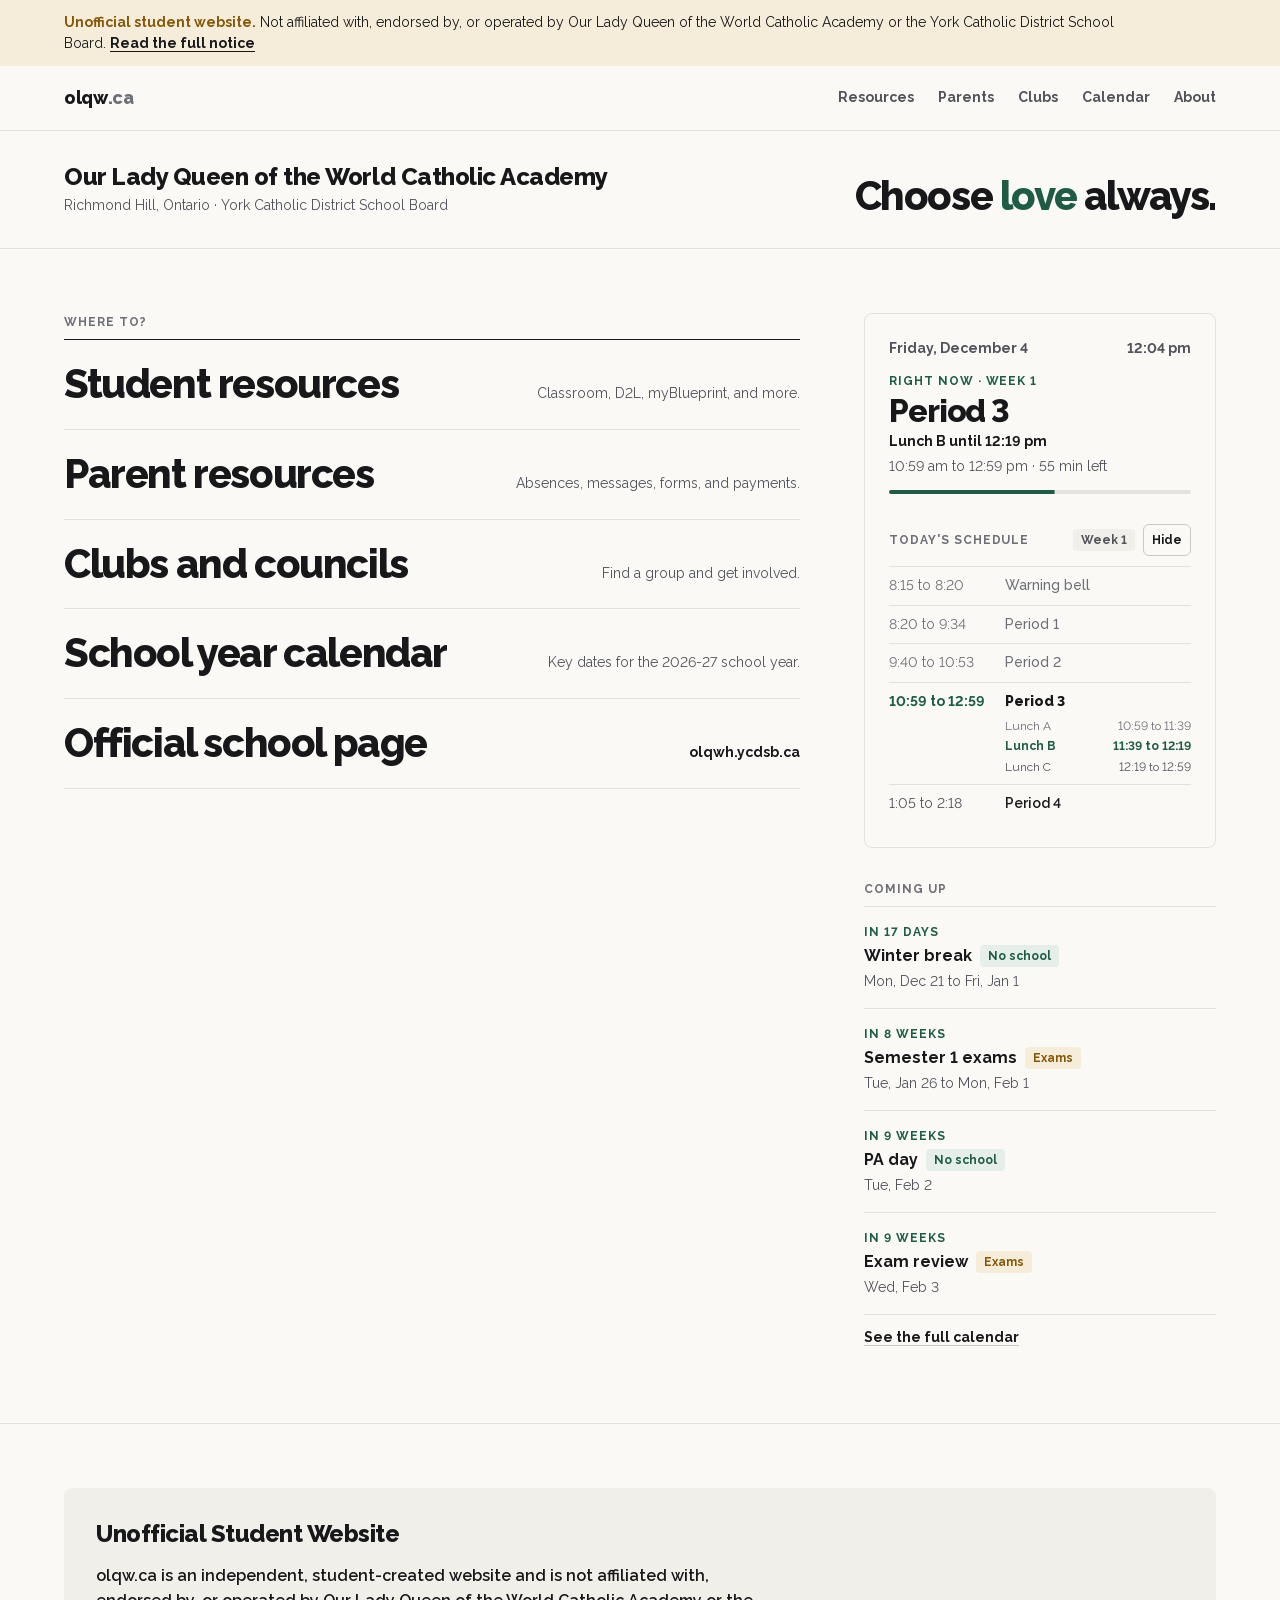
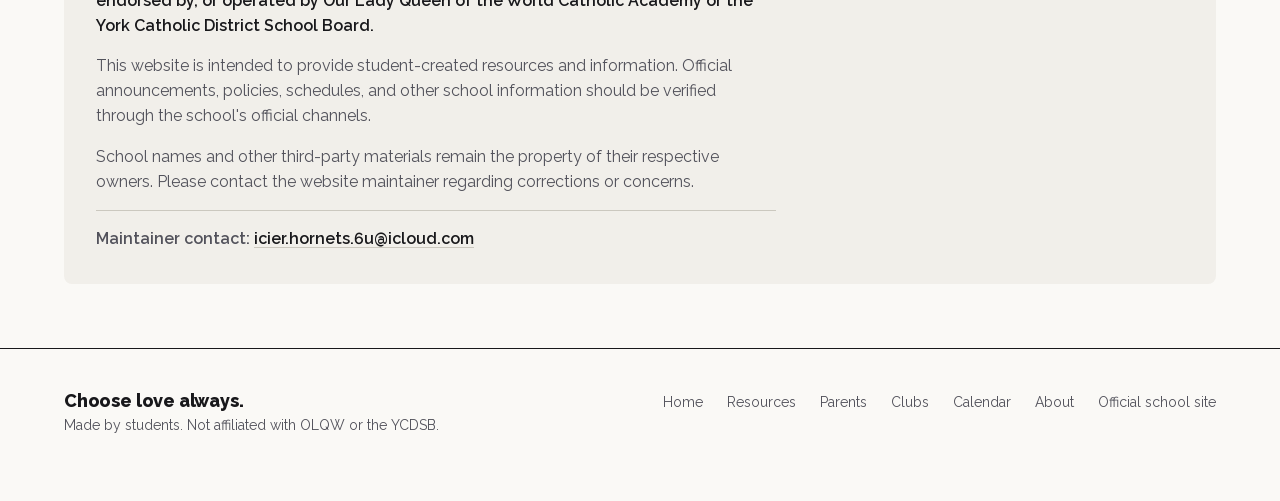
<file: index.html>
<!doctype html>
<html lang="en-CA">
<head>
  <meta charset="utf-8">
  <meta name="viewport" content="width=device-width, initial-scale=1">
  <title>olqw.ca</title>
  <meta name="description" content="An unofficial, student-made website for Our Lady Queen of the World Catholic Academy in Richmond Hill, Ontario.">
  <meta name="theme-color" content="#F5EDDA">
  <link rel="icon" href="data:,">
  <link rel="preload" href="assets/fonts/raleway-latin.woff2" as="font" type="font/woff2" crossorigin>
  <link rel="stylesheet" href="assets/styles.css">
  <script src="assets/school-data.js" defer></script>
  <script src="assets/today.js" defer></script>
</head>
<body>
  <a class="skip" href="#main">Skip to content</a>

  <aside class="notice" aria-label="Unofficial website notice">
    <div class="wrap">
      <p><strong>Unofficial student website.</strong> Not affiliated with, endorsed by, or operated by Our Lady Queen of the World Catholic Academy or the York Catholic District School Board. <a href="#disclaimer">Read the full notice</a></p>
    </div>
  </aside>

  <header class="site-header">
    <div class="wrap">
      <a class="wordmark" href="index.html" aria-current="page">olqw<span>.ca</span></a>
      <nav class="site-nav" aria-label="Main">
        <ul>
          <li><a href="resources.html">Resources</a></li>
          <li><a href="parents.html">Parents</a></li>
          <li><a href="clubs.html">Clubs</a></li>
          <li><a href="calendar.html">Calendar</a></li>
          <li><a href="about.html">About</a></li>
        </ul>
      </nav>
    </div>
  </header>

  <main id="main">
    <section class="hero" aria-labelledby="school-name">
      <div class="wrap">
        <div>
          <h1 class="hero-school" id="school-name">Our Lady Queen of the World Catholic Academy</h1>
          <p class="hero-place">Richmond Hill, Ontario · York Catholic District School Board</p>
        </div>
        <p class="motto" aria-label="Choose love always.">
          <span class="motto-line" aria-hidden="true"><span>Choose</span></span>
          <span class="motto-line" aria-hidden="true"><span class="motto-love">love</span></span>
          <span class="motto-line" aria-hidden="true"><span>always.</span></span>
        </p>
      </div>
    </section>

    <section class="section" aria-labelledby="options-title">
      <div class="wrap home-grid">
        <aside class="today" id="today" aria-label="Today at OLQW" hidden></aside>

        <div class="home-main">
          <h2 class="section-title" id="options-title">Where to?</h2>
          <ul class="options">
            <li>
              <a class="option" href="resources.html">
                <span class="option-title">Student resources</span>
                <span class="option-note">Classroom, D2L, myBlueprint, and more.</span>
              </a>
            </li>
            <li>
              <a class="option" href="parents.html">
                <span class="option-title">Parent resources</span>
                <span class="option-note">Absences, messages, forms, and payments.</span>
              </a>
            </li>
            <li>
              <a class="option" href="clubs.html">
                <span class="option-title">Clubs and councils</span>
                <span class="option-note">Find a group and get involved.</span>
              </a>
            </li>
            <li>
              <a class="option" href="calendar.html">
                <span class="option-title">School year calendar</span>
                <span class="option-note">Key dates for the 2026-27 school year.</span>
              </a>
            </li>
            <li>
              <a class="option" href="https://olqwh.ycdsb.ca" target="_blank" rel="noopener">
                <span class="option-title">Official school page</span>
                <span class="option-note"><strong>olqwh.ycdsb.ca</strong></span>
              </a>
            </li>
          </ul>
        </div>
      </div>
    </section>

    <section class="disclaimer" id="disclaimer" aria-labelledby="disclaimer-title">
      <div class="wrap">
        <div class="disclaimer-panel">
          <h2 id="disclaimer-title">Unofficial Student Website</h2>
          <p>olqw.ca is an independent, student-created website and is not affiliated with, endorsed by, or operated by Our Lady Queen of the World Catholic Academy or the York Catholic District School Board.</p>
          <p>This website is intended to provide student-created resources and information. Official announcements, policies, schedules, and other school information should be verified through the school's official channels.</p>
          <p>School names and other third-party materials remain the property of their respective owners. Please contact the website maintainer regarding corrections or concerns.</p>
          <p class="disclaimer-contact">Maintainer contact: <a href="mailto:icier.hornets.6u@icloud.com">icier.hornets.6u@icloud.com</a></p>
        </div>
      </div>
    </section>
  </main>

  <footer class="site-footer">
    <div class="wrap">
      <div>
        <p class="footer-motto">Choose love always.</p>
        <p class="footer-meta">Made by students. Not affiliated with OLQW or the YCDSB.</p>
      </div>
      <ul class="footer-links">
        <li><a href="index.html">Home</a></li>
        <li><a href="resources.html">Resources</a></li>
        <li><a href="parents.html">Parents</a></li>
        <li><a href="clubs.html">Clubs</a></li>
        <li><a href="calendar.html">Calendar</a></li>
        <li><a href="about.html">About</a></li>
        <li><a href="https://olqwh.ycdsb.ca" target="_blank" rel="noopener">Official school site</a></li>
      </ul>
    </div>
  </footer>
</body>
</html>
</file>
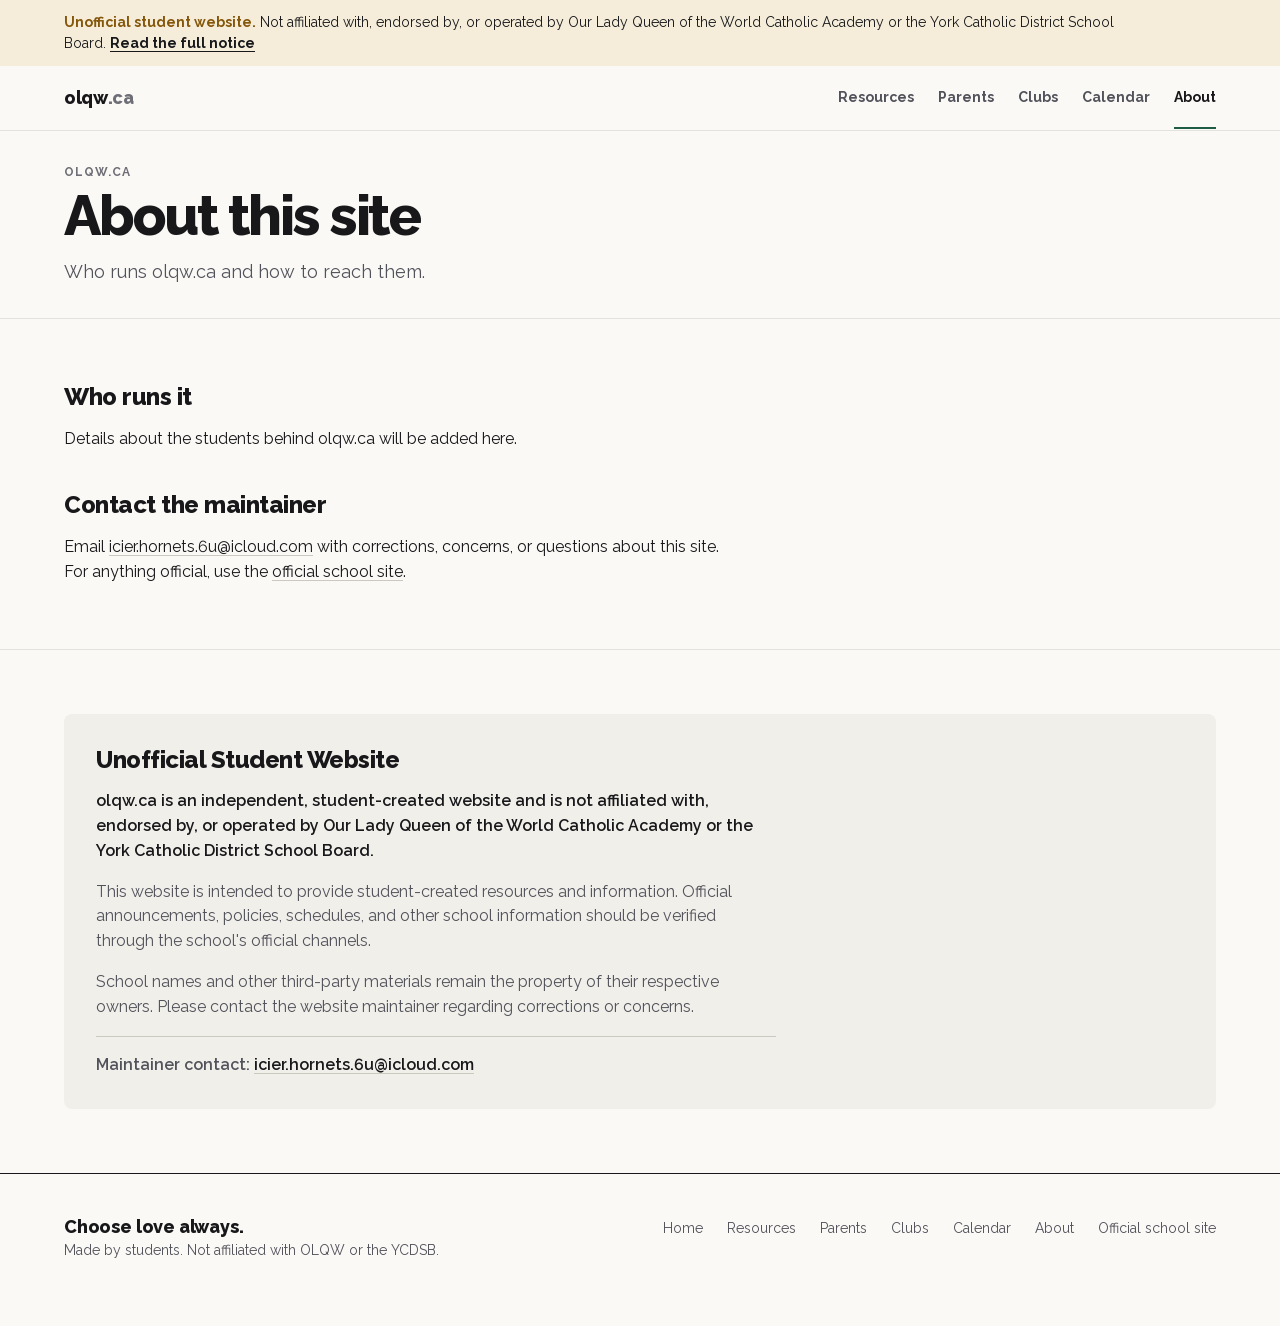
<file: about.html>
<!doctype html>
<html lang="en-CA">
<head>
  <meta charset="utf-8">
  <meta name="viewport" content="width=device-width, initial-scale=1">
  <title>About this site · olqw.ca</title>
  <meta name="description" content="About olqw.ca, an unofficial, student-made website.">
  <meta name="theme-color" content="#F5EDDA">
  <link rel="icon" href="data:,">
  <link rel="preload" href="assets/fonts/raleway-latin.woff2" as="font" type="font/woff2" crossorigin>
  <link rel="stylesheet" href="assets/styles.css">
</head>
<body>
  <a class="skip" href="#main">Skip to content</a>

  <aside class="notice" aria-label="Unofficial website notice">
    <div class="wrap">
      <p><strong>Unofficial student website.</strong> Not affiliated with, endorsed by, or operated by Our Lady Queen of the World Catholic Academy or the York Catholic District School Board. <a href="#disclaimer">Read the full notice</a></p>
    </div>
  </aside>

  <header class="site-header">
    <div class="wrap">
      <a class="wordmark" href="index.html">olqw<span>.ca</span></a>
      <nav class="site-nav" aria-label="Main">
        <ul>
          <li><a href="resources.html">Resources</a></li>
          <li><a href="parents.html">Parents</a></li>
          <li><a href="clubs.html">Clubs</a></li>
          <li><a href="calendar.html">Calendar</a></li>
          <li><a href="about.html" aria-current="page">About</a></li>
        </ul>
      </nav>
    </div>
  </header>

  <main id="main">
    <div class="band">
      <div class="wrap">
        <p class="band-kicker">olqw.ca</p>
        <h1>About this site</h1>
        <p class="lede">Who runs olqw.ca and how to reach them.</p>
      </div>
    </div>

    <section class="section">
      <div class="wrap">
        <div class="prose">
          <h2>Who runs it</h2>
          <p>Details about the students behind olqw.ca will be added here.</p>
          <h2>Contact the maintainer</h2>
          <p>Email <a href="mailto:icier.hornets.6u@icloud.com">icier.hornets.6u@icloud.com</a> with corrections, concerns, or questions about this site. For anything official, use the <a href="https://olqwh.ycdsb.ca" target="_blank" rel="noopener">official school site</a>.</p>
        </div>
      </div>
    </section>

    <section class="disclaimer" id="disclaimer" aria-labelledby="disclaimer-title">
      <div class="wrap">
        <div class="disclaimer-panel">
          <h2 id="disclaimer-title">Unofficial Student Website</h2>
          <p>olqw.ca is an independent, student-created website and is not affiliated with, endorsed by, or operated by Our Lady Queen of the World Catholic Academy or the York Catholic District School Board.</p>
          <p>This website is intended to provide student-created resources and information. Official announcements, policies, schedules, and other school information should be verified through the school's official channels.</p>
          <p>School names and other third-party materials remain the property of their respective owners. Please contact the website maintainer regarding corrections or concerns.</p>
          <p class="disclaimer-contact">Maintainer contact: <a href="mailto:icier.hornets.6u@icloud.com">icier.hornets.6u@icloud.com</a></p>
        </div>
      </div>
    </section>
  </main>

  <footer class="site-footer">
    <div class="wrap">
      <div>
        <p class="footer-motto">Choose love always.</p>
        <p class="footer-meta">Made by students. Not affiliated with OLQW or the YCDSB.</p>
      </div>
      <ul class="footer-links">
        <li><a href="index.html">Home</a></li>
        <li><a href="resources.html">Resources</a></li>
        <li><a href="parents.html">Parents</a></li>
        <li><a href="clubs.html">Clubs</a></li>
        <li><a href="calendar.html">Calendar</a></li>
        <li><a href="about.html">About</a></li>
        <li><a href="https://olqwh.ycdsb.ca" target="_blank" rel="noopener">Official school site</a></li>
      </ul>
    </div>
  </footer>
</body>
</html>
</file>
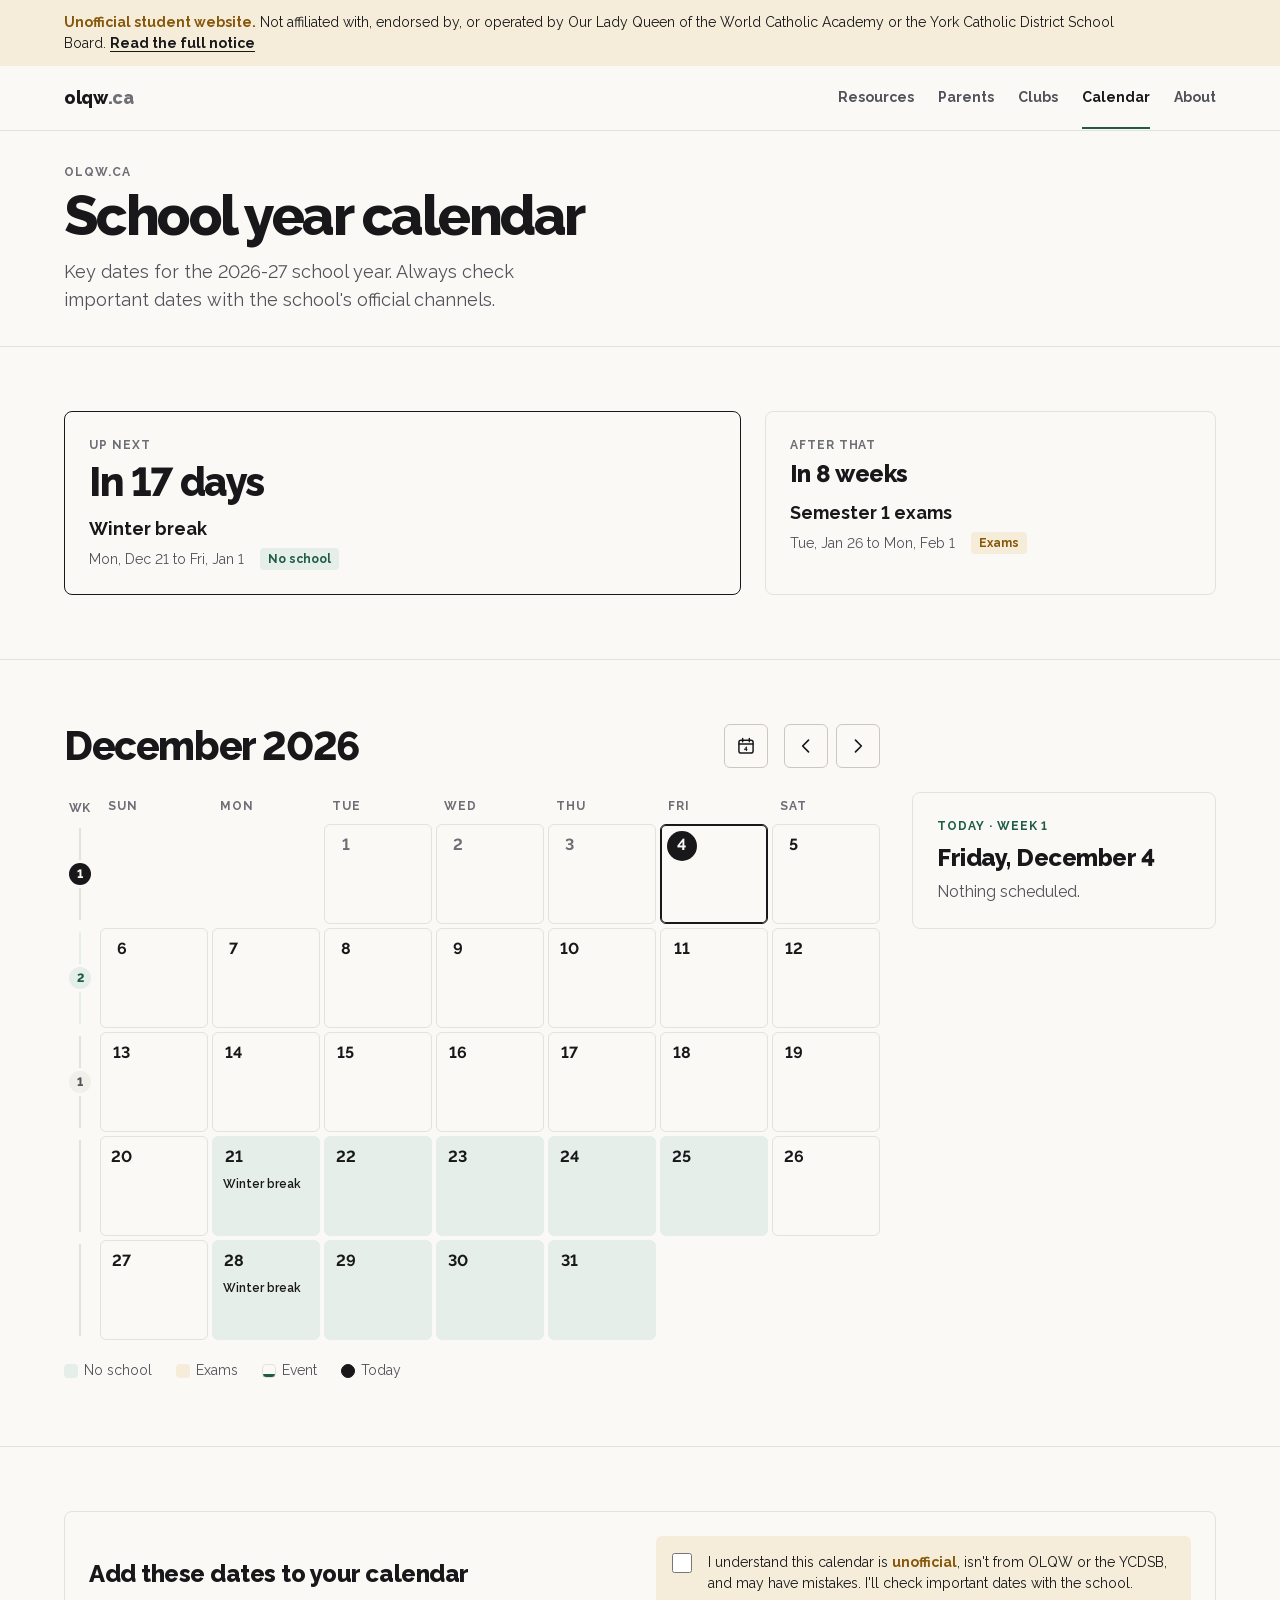
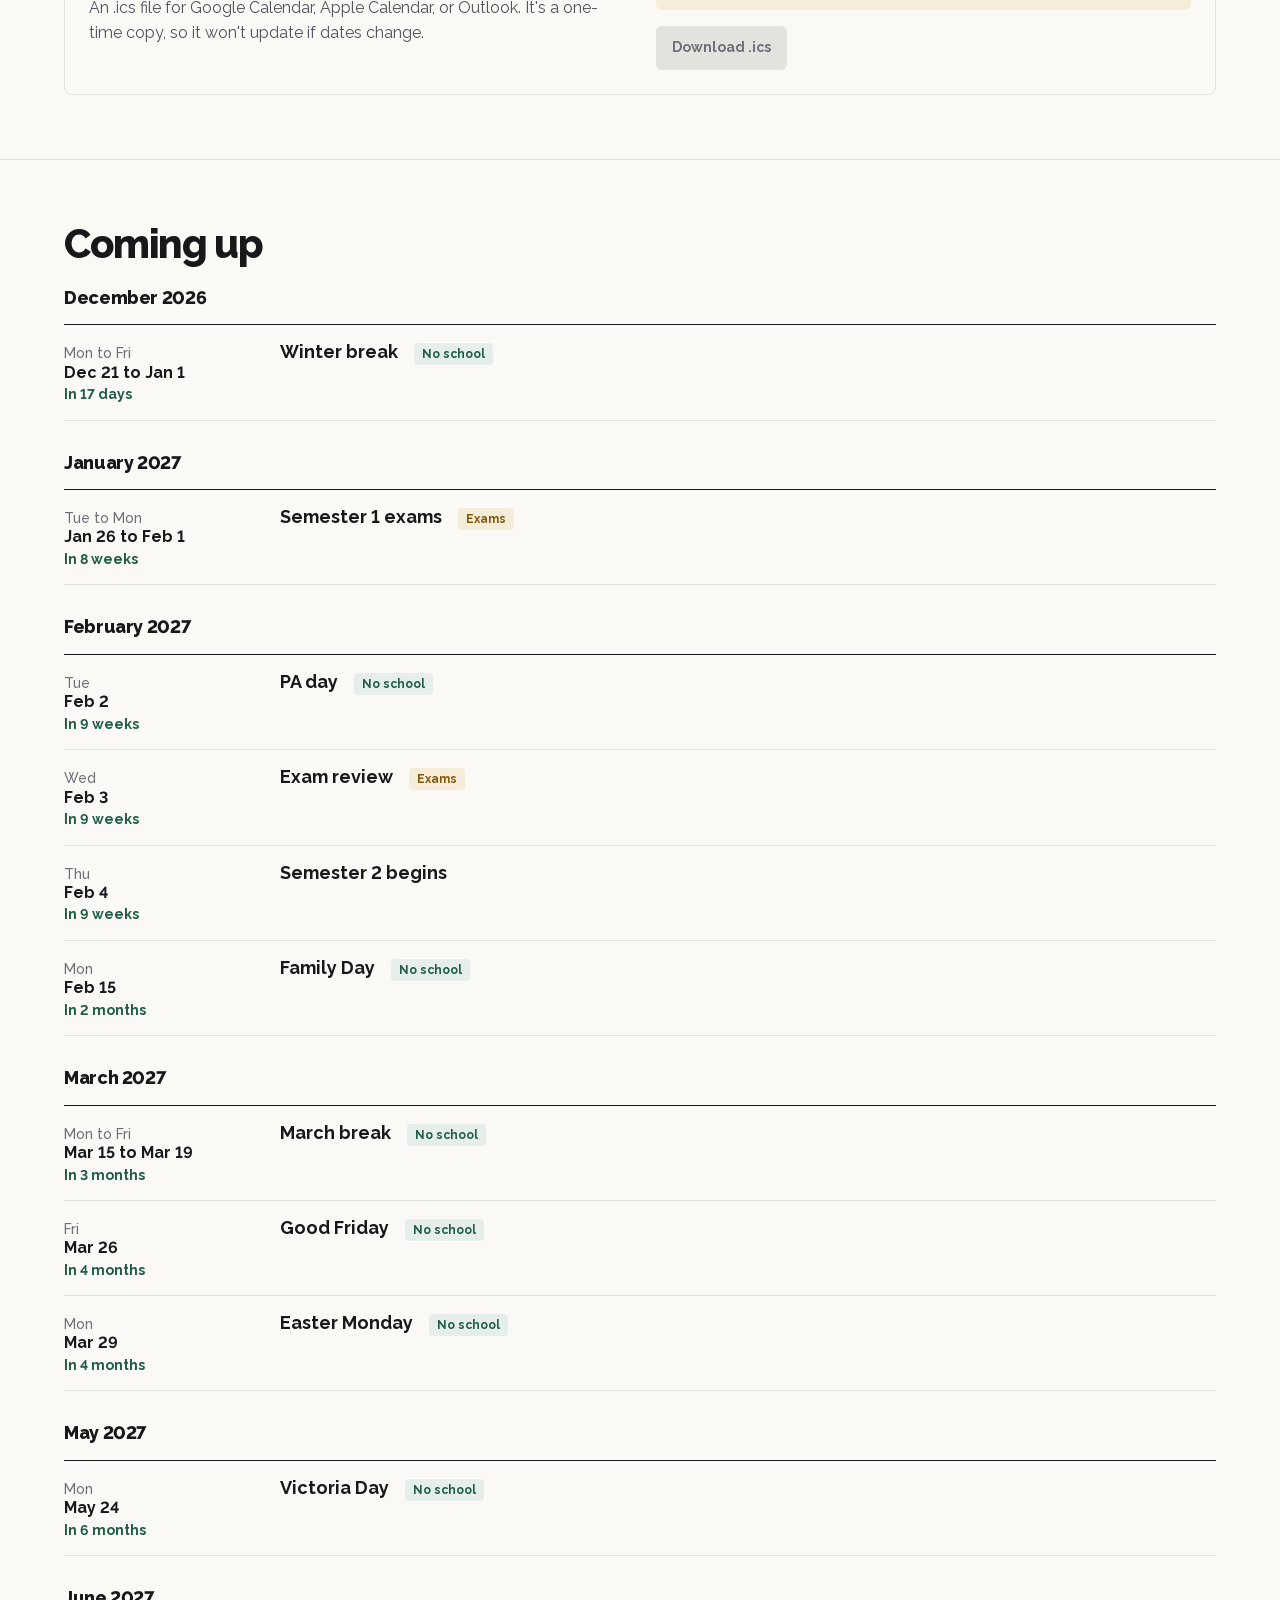
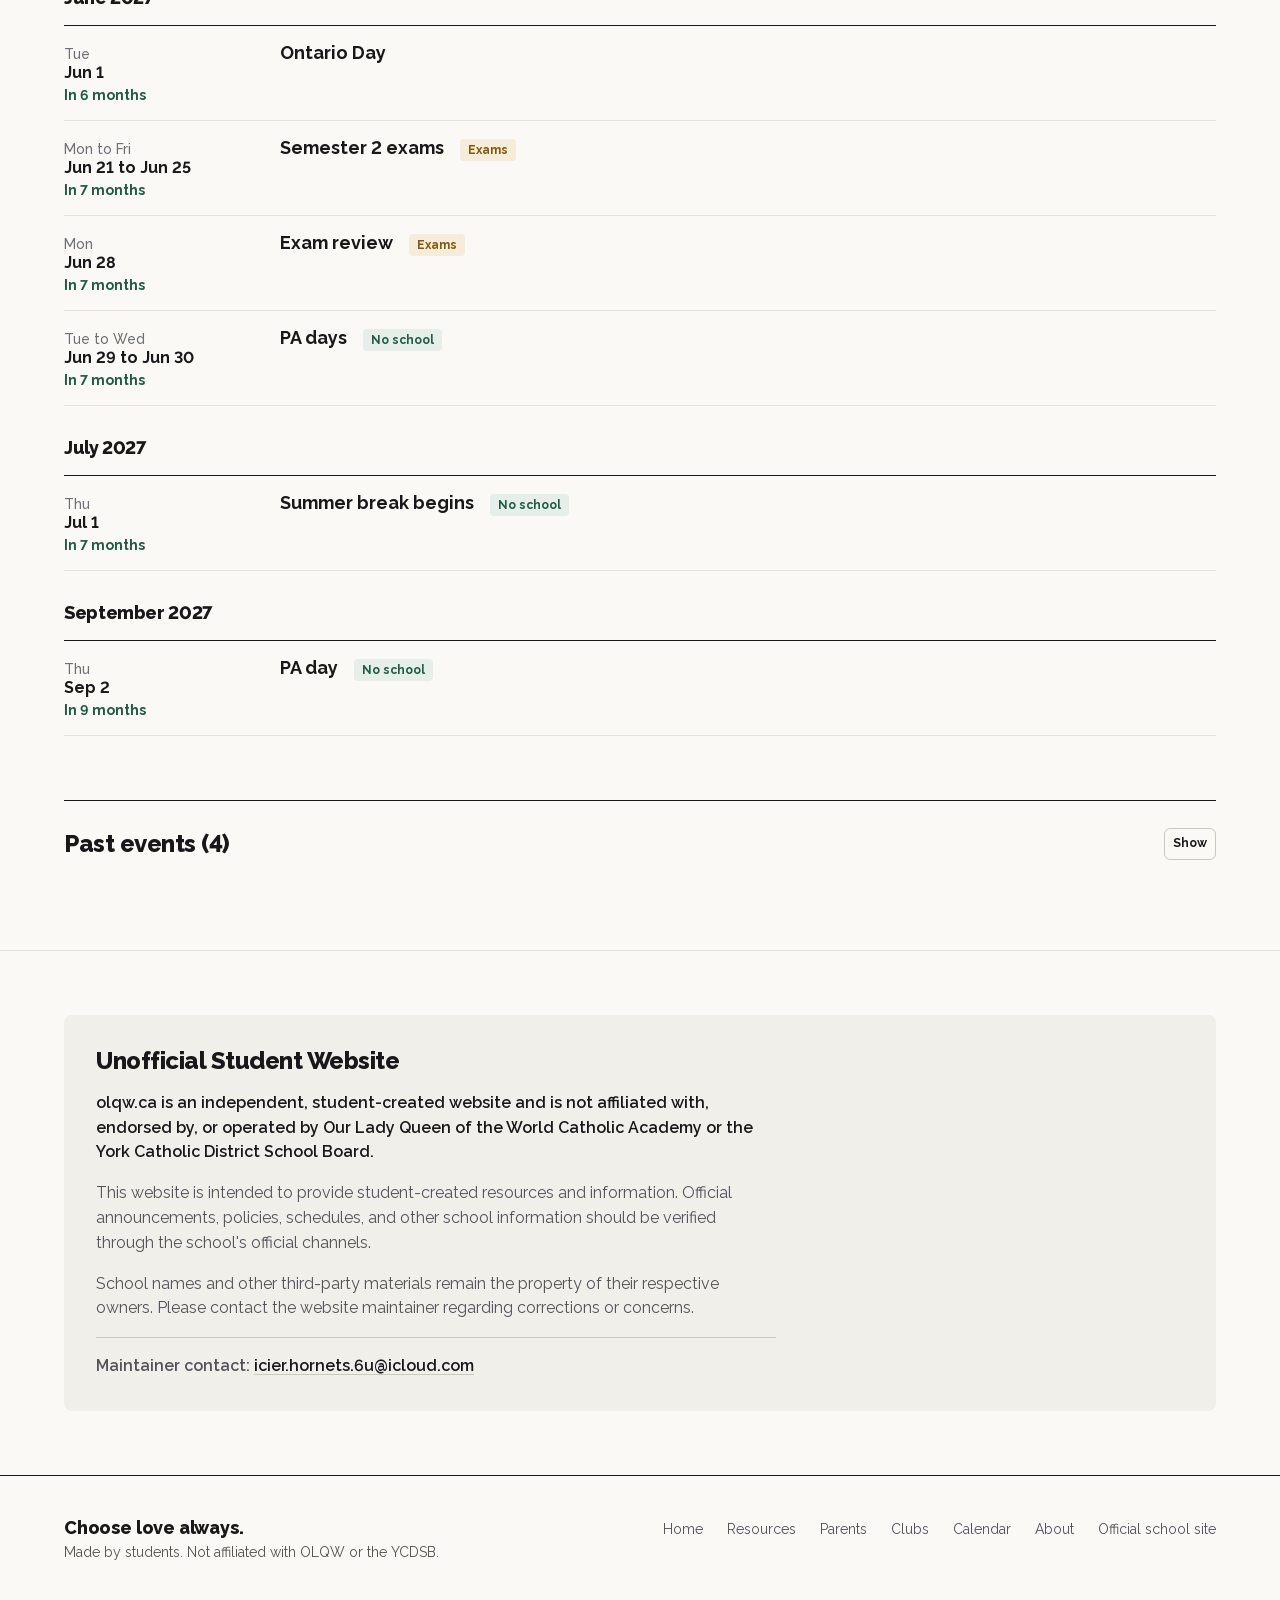
<file: calendar.html>
<!doctype html>
<html lang="en-CA">
<head>
  <meta charset="utf-8">
  <meta name="viewport" content="width=device-width, initial-scale=1">
  <title>School year calendar · olqw.ca</title>
  <meta name="description" content="School year dates for Our Lady Queen of the World Catholic Academy. Unofficial; verify with the school.">
  <meta name="theme-color" content="#F5EDDA">
  <link rel="icon" href="data:,">
  <link rel="preload" href="assets/fonts/raleway-latin.woff2" as="font" type="font/woff2" crossorigin>
  <link rel="stylesheet" href="assets/styles.css">
  <script src="assets/school-data.js" defer></script>
  <script src="assets/calendar.js" defer></script>
</head>
<body>
  <a class="skip" href="#main">Skip to content</a>

  <aside class="notice" aria-label="Unofficial website notice">
    <div class="wrap">
      <p><strong>Unofficial student website.</strong> Not affiliated with, endorsed by, or operated by Our Lady Queen of the World Catholic Academy or the York Catholic District School Board. <a href="#disclaimer">Read the full notice</a></p>
    </div>
  </aside>

  <header class="site-header">
    <div class="wrap">
      <a class="wordmark" href="index.html">olqw<span>.ca</span></a>
      <nav class="site-nav" aria-label="Main">
        <ul>
          <li><a href="resources.html">Resources</a></li>
          <li><a href="parents.html">Parents</a></li>
          <li><a href="clubs.html">Clubs</a></li>
          <li><a href="calendar.html" aria-current="page">Calendar</a></li>
          <li><a href="about.html">About</a></li>
        </ul>
      </nav>
    </div>
  </header>

  <main id="main">
    <div class="band">
      <div class="wrap">
        <p class="band-kicker">olqw.ca</p>
        <h1>School year calendar</h1>
        <p class="lede">Key dates for the 2026-27 school year. Always check important dates with the school's official channels.</p>
      </div>
    </div>

    <div class="cal-live" id="cal-live" hidden>
      <section class="section" aria-labelledby="next-title">
        <div class="wrap">
          <h2 class="visually-hidden" id="next-title">At a glance</h2>
          <div class="next" id="cal-next"></div>
        </div>
      </section>

      <section class="section" aria-labelledby="cal-month-title">
        <div class="wrap month-layout">
          <div class="month">
            <div class="month-head">
              <h2 id="cal-month-title" aria-live="polite">Month</h2>
              <div class="month-nav">
                <button type="button" class="pill-btn pill-btn--icon" data-nav="today" aria-label="Today" title="Today">
                  <svg viewBox="0 0 24 24" width="20" height="20" aria-hidden="true"><rect x="3.5" y="5" width="17" height="15.5" rx="2.5" fill="none" stroke="currentColor" stroke-width="1.75"/><path d="M3.5 9.5h17M8 3v4M16 3v4" fill="none" stroke="currentColor" stroke-width="1.75" stroke-linecap="round"/><text class="today-num" x="12" y="17.6" text-anchor="middle" font-size="7.5" font-weight="800" fill="currentColor"></text></svg>
                </button>
                <button type="button" class="pill-btn pill-btn--icon" data-nav="prev" aria-label="Previous month" title="Previous month">
                  <svg viewBox="0 0 24 24" width="20" height="20" aria-hidden="true"><path d="M15 5l-7 7 7 7" fill="none" stroke="currentColor" stroke-width="2" stroke-linecap="round" stroke-linejoin="round"/></svg>
                </button>
                <button type="button" class="pill-btn pill-btn--icon" data-nav="next" aria-label="Next month" title="Next month">
                  <svg viewBox="0 0 24 24" width="20" height="20" aria-hidden="true"><path d="M9 5l7 7-7 7" fill="none" stroke="currentColor" stroke-width="2" stroke-linecap="round" stroke-linejoin="round"/></svg>
                </button>
              </div>
            </div>
            <table class="month-grid" role="grid" aria-labelledby="cal-month-title">
              <thead>
                <tr>
                  <th scope="col" class="wk" abbr="School week">Wk</th>
                  <th scope="col" abbr="Sunday">Sun</th>
                  <th scope="col" abbr="Monday">Mon</th>
                  <th scope="col" abbr="Tuesday">Tue</th>
                  <th scope="col" abbr="Wednesday">Wed</th>
                  <th scope="col" abbr="Thursday">Thu</th>
                  <th scope="col" abbr="Friday">Fri</th>
                  <th scope="col" abbr="Saturday">Sat</th>
                </tr>
              </thead>
              <tbody id="cal-grid"></tbody>
            </table>
            <ul class="legend" aria-label="Legend">
              <li><span class="swatch swatch--off"></span>No school</li>
              <li><span class="swatch swatch--exam"></span>Exams</li>
              <li><span class="swatch swatch--event"></span>Event</li>
              <li><span class="swatch swatch--today"></span>Today</li>
            </ul>
          </div>
          <div class="day-panel" id="cal-day" aria-live="polite"></div>
        </div>
      </section>

      <section class="section" aria-labelledby="ics-title">
        <div class="wrap">
          <form class="ics" id="ics-form">
            <div class="ics-copy">
              <h2 id="ics-title">Add these dates to your calendar</h2>
              <p>An .ics file for Google Calendar, Apple Calendar, or Outlook. It's a one-time copy, so it won't update if dates change.</p>
            </div>
            <div class="ics-act">
              <label class="ics-ack">
                <input type="checkbox" id="ics-ack">
                <span>I understand this calendar is <strong>unofficial</strong>, isn't from OLQW or the YCDSB, and may have mistakes. I'll check important dates with the school.</span>
              </label>
              <button type="submit" class="button" id="ics-download" disabled>Download .ics</button>
            </div>
          </form>
        </div>
      </section>

      <section class="section" aria-labelledby="upcoming-title">
        <div class="wrap">
          <h2 class="list-title" id="upcoming-title">Coming up</h2>
          <div class="cal" id="cal-upcoming"></div>
          <details class="cal-past" id="cal-past-wrap">
            <summary><span>Past events <span id="cal-past-count"></span></span><span class="cal-past-hint" aria-hidden="true"><span class="when-closed">Show</span><span class="when-open">Hide</span></span></summary>
            <div class="cal" id="cal-past"></div>
          </details>
        </div>
      </section>
    </div>

    <section class="section" id="cal-nojs">
      <div class="wrap">
        <div class="empty">
          <h2>The calendar needs JavaScript</h2>
          <p>Turn on JavaScript in your browser to see the school year calendar.</p>
        </div>
      </div>
    </section>

    <section class="disclaimer" id="disclaimer" aria-labelledby="disclaimer-title">
      <div class="wrap">
        <div class="disclaimer-panel">
          <h2 id="disclaimer-title">Unofficial Student Website</h2>
          <p>olqw.ca is an independent, student-created website and is not affiliated with, endorsed by, or operated by Our Lady Queen of the World Catholic Academy or the York Catholic District School Board.</p>
          <p>This website is intended to provide student-created resources and information. Official announcements, policies, schedules, and other school information should be verified through the school's official channels.</p>
          <p>School names and other third-party materials remain the property of their respective owners. Please contact the website maintainer regarding corrections or concerns.</p>
          <p class="disclaimer-contact">Maintainer contact: <a href="mailto:icier.hornets.6u@icloud.com">icier.hornets.6u@icloud.com</a></p>
        </div>
      </div>
    </section>
  </main>

  <footer class="site-footer">
    <div class="wrap">
      <div>
        <p class="footer-motto">Choose love always.</p>
        <p class="footer-meta">Made by students. Not affiliated with OLQW or the YCDSB.</p>
      </div>
      <ul class="footer-links">
        <li><a href="index.html">Home</a></li>
        <li><a href="resources.html">Resources</a></li>
        <li><a href="parents.html">Parents</a></li>
        <li><a href="clubs.html">Clubs</a></li>
        <li><a href="calendar.html">Calendar</a></li>
        <li><a href="about.html">About</a></li>
        <li><a href="https://olqwh.ycdsb.ca" target="_blank" rel="noopener">Official school site</a></li>
      </ul>
    </div>
  </footer>
</body>
</html>
</file>
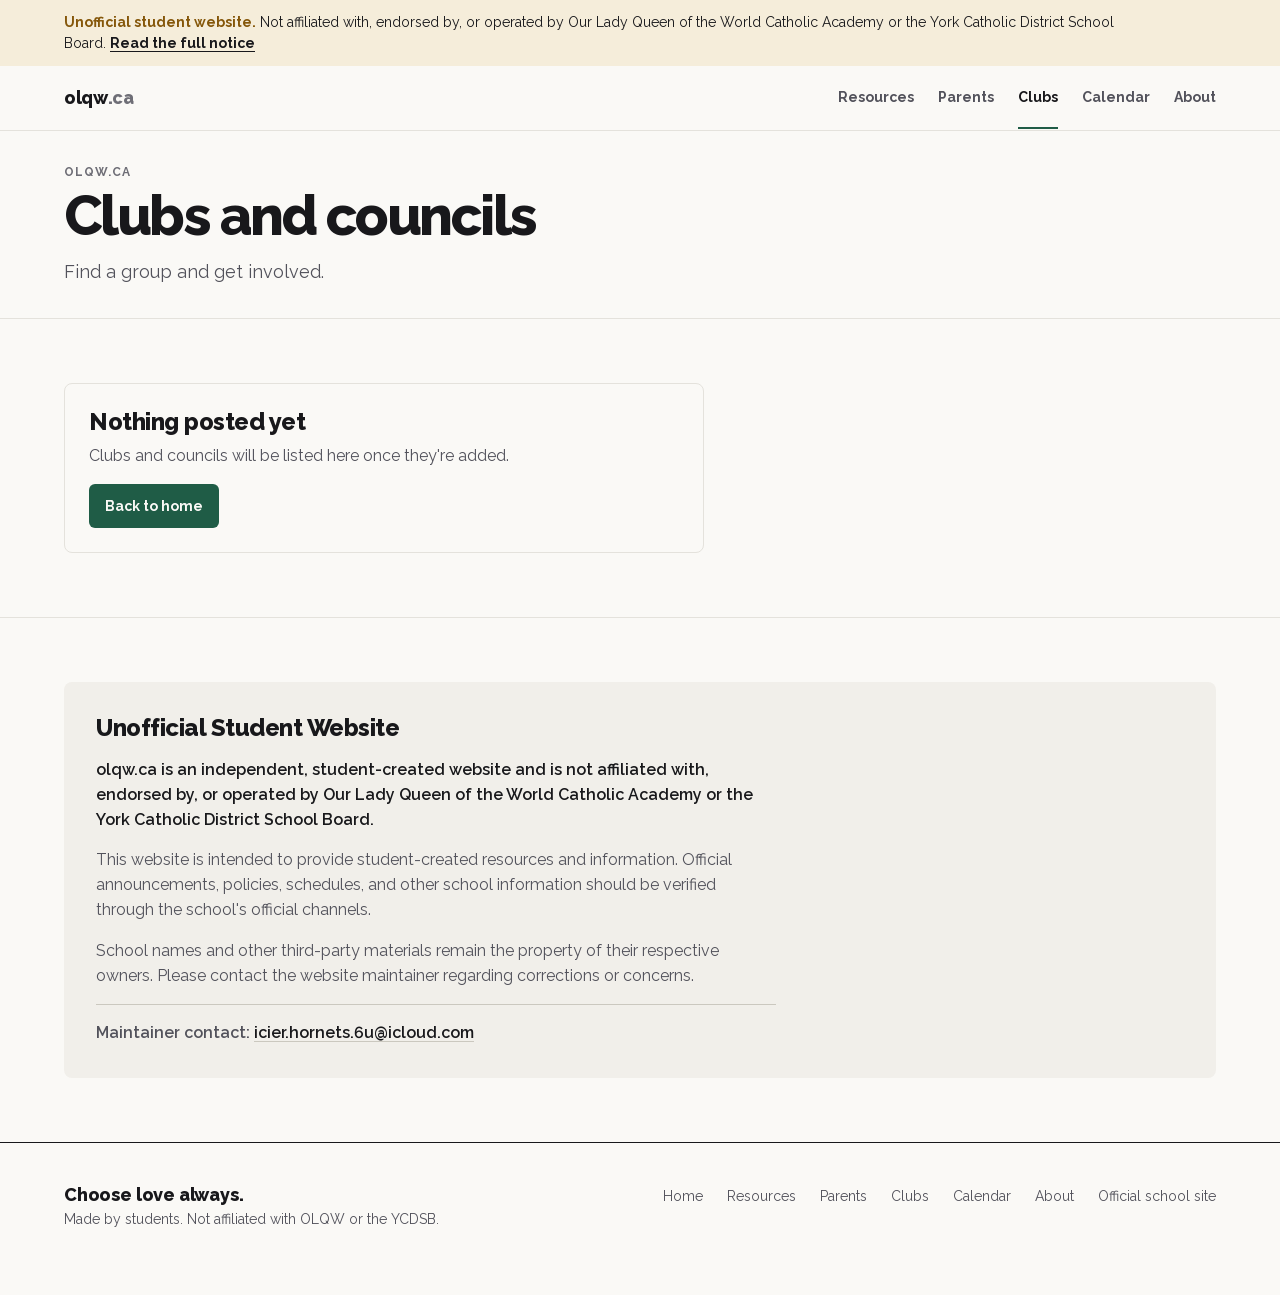
<file: clubs.html>
<!doctype html>
<html lang="en-CA">
<head>
  <meta charset="utf-8">
  <meta name="viewport" content="width=device-width, initial-scale=1">
  <title>Clubs and councils · olqw.ca</title>
  <meta name="description" content="Clubs and councils at Our Lady Queen of the World Catholic Academy. Unofficial, student-made.">
  <meta name="theme-color" content="#F5EDDA">
  <link rel="icon" href="data:,">
  <link rel="preload" href="assets/fonts/raleway-latin.woff2" as="font" type="font/woff2" crossorigin>
  <link rel="stylesheet" href="assets/styles.css">
</head>
<body>
  <a class="skip" href="#main">Skip to content</a>

  <aside class="notice" aria-label="Unofficial website notice">
    <div class="wrap">
      <p><strong>Unofficial student website.</strong> Not affiliated with, endorsed by, or operated by Our Lady Queen of the World Catholic Academy or the York Catholic District School Board. <a href="#disclaimer">Read the full notice</a></p>
    </div>
  </aside>

  <header class="site-header">
    <div class="wrap">
      <a class="wordmark" href="index.html">olqw<span>.ca</span></a>
      <nav class="site-nav" aria-label="Main">
        <ul>
          <li><a href="resources.html">Resources</a></li>
          <li><a href="parents.html">Parents</a></li>
          <li><a href="clubs.html" aria-current="page">Clubs</a></li>
          <li><a href="calendar.html">Calendar</a></li>
          <li><a href="about.html">About</a></li>
        </ul>
      </nav>
    </div>
  </header>

  <main id="main">
    <div class="band">
      <div class="wrap">
        <p class="band-kicker">olqw.ca</p>
        <h1>Clubs and councils</h1>
        <p class="lede">Find a group and get involved.</p>
      </div>
    </div>

    <section class="section">
      <div class="wrap">
        <div class="empty">
          <h2>Nothing posted yet</h2>
          <p>Clubs and councils will be listed here once they're added.</p>
          <a class="button" href="index.html">Back to home</a>
        </div>
      </div>
    </section>

    <section class="disclaimer" id="disclaimer" aria-labelledby="disclaimer-title">
      <div class="wrap">
        <div class="disclaimer-panel">
          <h2 id="disclaimer-title">Unofficial Student Website</h2>
          <p>olqw.ca is an independent, student-created website and is not affiliated with, endorsed by, or operated by Our Lady Queen of the World Catholic Academy or the York Catholic District School Board.</p>
          <p>This website is intended to provide student-created resources and information. Official announcements, policies, schedules, and other school information should be verified through the school's official channels.</p>
          <p>School names and other third-party materials remain the property of their respective owners. Please contact the website maintainer regarding corrections or concerns.</p>
          <p class="disclaimer-contact">Maintainer contact: <a href="mailto:icier.hornets.6u@icloud.com">icier.hornets.6u@icloud.com</a></p>
        </div>
      </div>
    </section>
  </main>

  <footer class="site-footer">
    <div class="wrap">
      <div>
        <p class="footer-motto">Choose love always.</p>
        <p class="footer-meta">Made by students. Not affiliated with OLQW or the YCDSB.</p>
      </div>
      <ul class="footer-links">
        <li><a href="index.html">Home</a></li>
        <li><a href="resources.html">Resources</a></li>
        <li><a href="parents.html">Parents</a></li>
        <li><a href="clubs.html">Clubs</a></li>
        <li><a href="calendar.html">Calendar</a></li>
        <li><a href="about.html">About</a></li>
        <li><a href="https://olqwh.ycdsb.ca" target="_blank" rel="noopener">Official school site</a></li>
      </ul>
    </div>
  </footer>
</body>
</html>
</file>
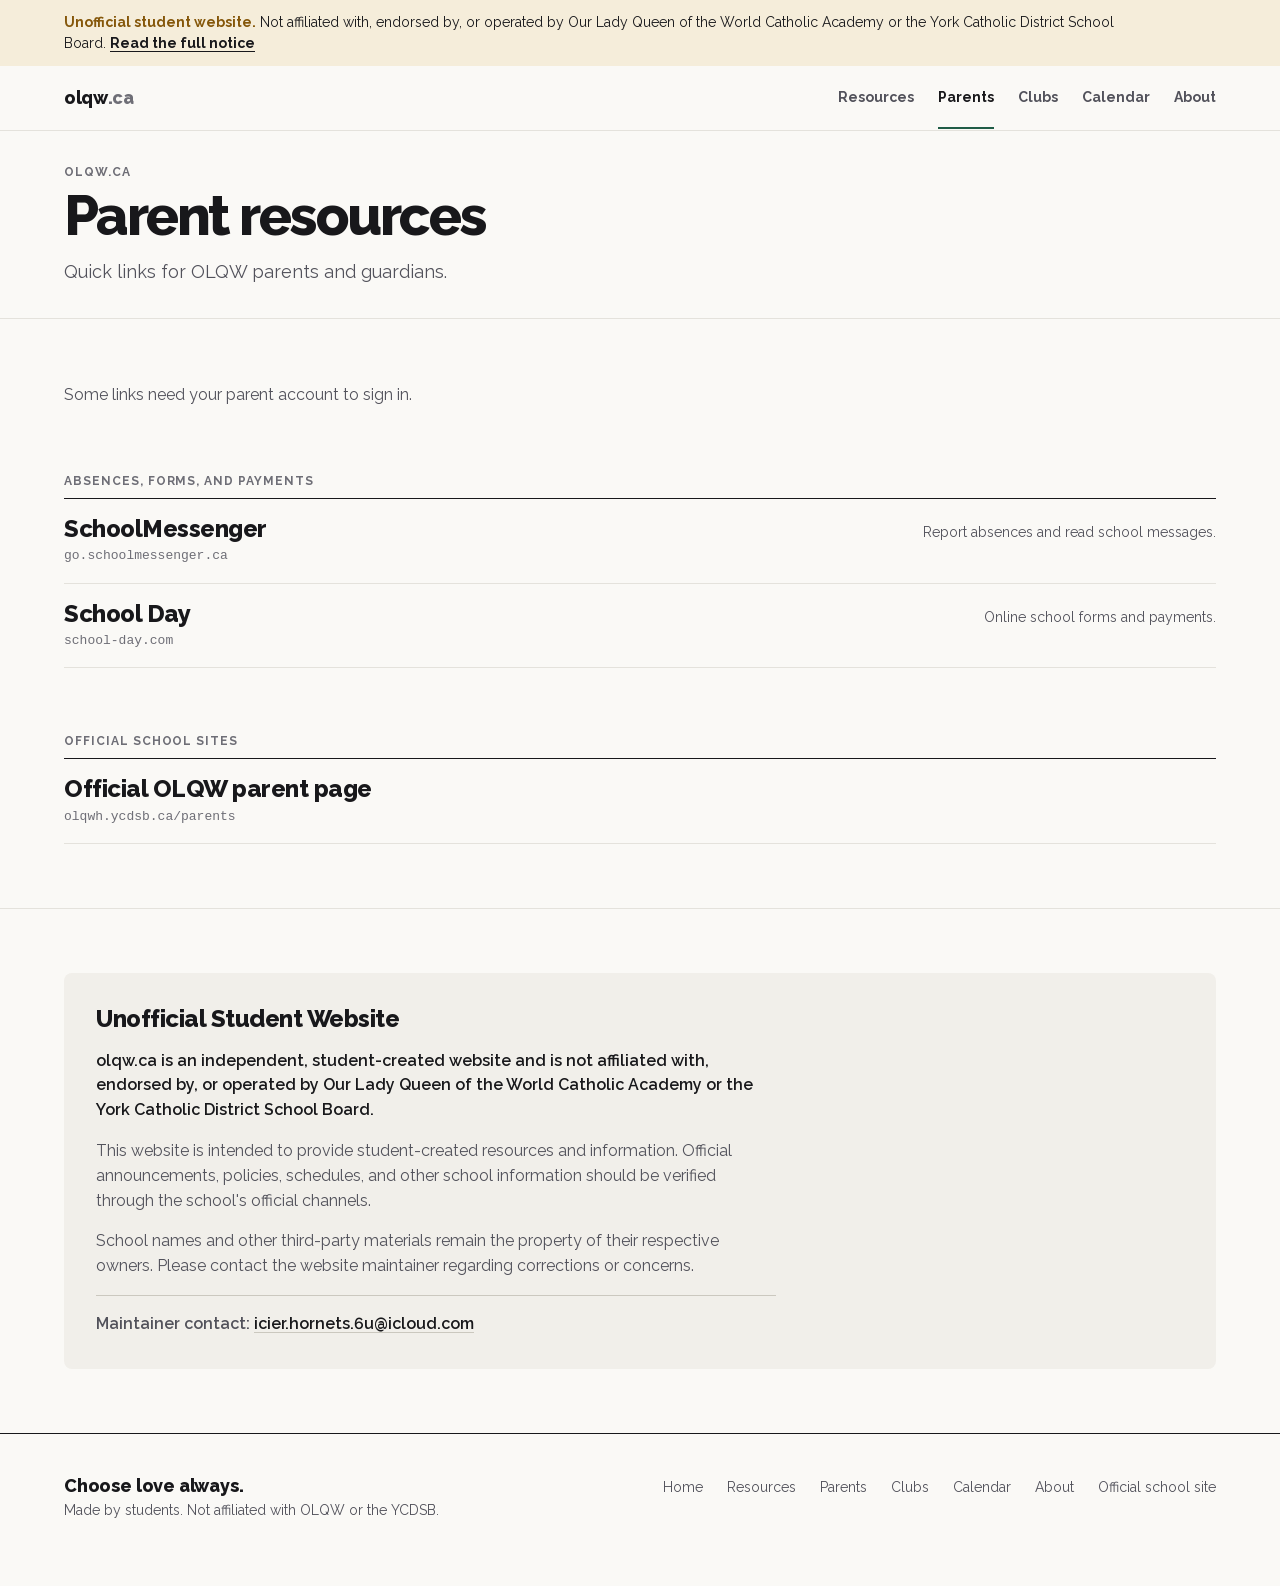
<file: parents.html>
<!doctype html>
<html lang="en-CA">
<head>
  <meta charset="utf-8">
  <meta name="viewport" content="width=device-width, initial-scale=1">
  <title>Parent resources · olqw.ca</title>
  <meta name="description" content="Parent resources for Our Lady Queen of the World Catholic Academy. Unofficial.">
  <meta name="theme-color" content="#F5EDDA">
  <link rel="icon" href="data:,">
  <link rel="preload" href="assets/fonts/raleway-latin.woff2" as="font" type="font/woff2" crossorigin>
  <link rel="stylesheet" href="assets/styles.css">
</head>
<body>
  <a class="skip" href="#main">Skip to content</a>

  <aside class="notice" aria-label="Unofficial website notice">
    <div class="wrap">
      <p><strong>Unofficial student website.</strong> Not affiliated with, endorsed by, or operated by Our Lady Queen of the World Catholic Academy or the York Catholic District School Board. <a href="#disclaimer">Read the full notice</a></p>
    </div>
  </aside>

  <header class="site-header">
    <div class="wrap">
      <a class="wordmark" href="index.html">olqw<span>.ca</span></a>
      <nav class="site-nav" aria-label="Main">
        <ul>
          <li><a href="resources.html">Resources</a></li>
          <li><a href="parents.html" aria-current="page">Parents</a></li>
          <li><a href="clubs.html">Clubs</a></li>
          <li><a href="calendar.html">Calendar</a></li>
          <li><a href="about.html">About</a></li>
        </ul>
      </nav>
    </div>
  </header>

  <main id="main">
    <div class="band">
      <div class="wrap">
        <p class="band-kicker">olqw.ca</p>
        <h1>Parent resources</h1>
        <p class="lede">Quick links for OLQW parents and guardians.</p>
      </div>
    </div>

    <section class="section">
      <div class="wrap res">
        <p class="res-note">Some links need your parent account to sign in.</p>

        <section class="res-group" aria-labelledby="res-absences-and-forms">
          <h2 class="section-title" id="res-absences-and-forms">Absences, forms, and payments</h2>
          <ul class="options options--compact">
            <li>
              <a class="option" href="https://go.schoolmessenger.ca/#/account/login" target="_blank" rel="noopener">
                <span class="option-main">
                  <span class="option-title">SchoolMessenger</span>
                  <span class="option-host">go.schoolmessenger.ca<span class="visually-hidden"> (opens in a new tab)</span></span>
                </span>
                <span class="option-note">Report absences and read school messages.</span>
              </a>
            </li>
            <li>
              <a class="option" href="https://www.school-day.com/" target="_blank" rel="noopener">
                <span class="option-main">
                  <span class="option-title">School Day</span>
                  <span class="option-host">school-day.com<span class="visually-hidden"> (opens in a new tab)</span></span>
                </span>
                <span class="option-note">Online school forms and payments.</span>
              </a>
            </li>
          </ul>
        </section>

        <section class="res-group" aria-labelledby="res-official-school-sites">
          <h2 class="section-title" id="res-official-school-sites">Official school sites</h2>
          <ul class="options options--compact">
            <li>
              <a class="option" href="https://olqwh.ycdsb.ca/parents/" target="_blank" rel="noopener">
                <span class="option-main">
                  <span class="option-title">Official OLQW parent page</span>
                  <span class="option-host">olqwh.ycdsb.ca/parents<span class="visually-hidden"> (opens in a new tab)</span></span>
                </span>
              </a>
            </li>
          </ul>
        </section>
      </div>
    </section>

    <section class="disclaimer" id="disclaimer" aria-labelledby="disclaimer-title">
      <div class="wrap">
        <div class="disclaimer-panel">
          <h2 id="disclaimer-title">Unofficial Student Website</h2>
          <p>olqw.ca is an independent, student-created website and is not affiliated with, endorsed by, or operated by Our Lady Queen of the World Catholic Academy or the York Catholic District School Board.</p>
          <p>This website is intended to provide student-created resources and information. Official announcements, policies, schedules, and other school information should be verified through the school's official channels.</p>
          <p>School names and other third-party materials remain the property of their respective owners. Please contact the website maintainer regarding corrections or concerns.</p>
          <p class="disclaimer-contact">Maintainer contact: <a href="mailto:icier.hornets.6u@icloud.com">icier.hornets.6u@icloud.com</a></p>
        </div>
      </div>
    </section>
  </main>

  <footer class="site-footer">
    <div class="wrap">
      <div>
        <p class="footer-motto">Choose love always.</p>
        <p class="footer-meta">Made by students. Not affiliated with OLQW or the YCDSB.</p>
      </div>
      <ul class="footer-links">
        <li><a href="index.html">Home</a></li>
        <li><a href="resources.html">Resources</a></li>
        <li><a href="parents.html">Parents</a></li>
        <li><a href="clubs.html">Clubs</a></li>
        <li><a href="calendar.html">Calendar</a></li>
        <li><a href="about.html">About</a></li>
        <li><a href="https://olqwh.ycdsb.ca" target="_blank" rel="noopener">Official school site</a></li>
      </ul>
    </div>
  </footer>
</body>
</html>
</file>
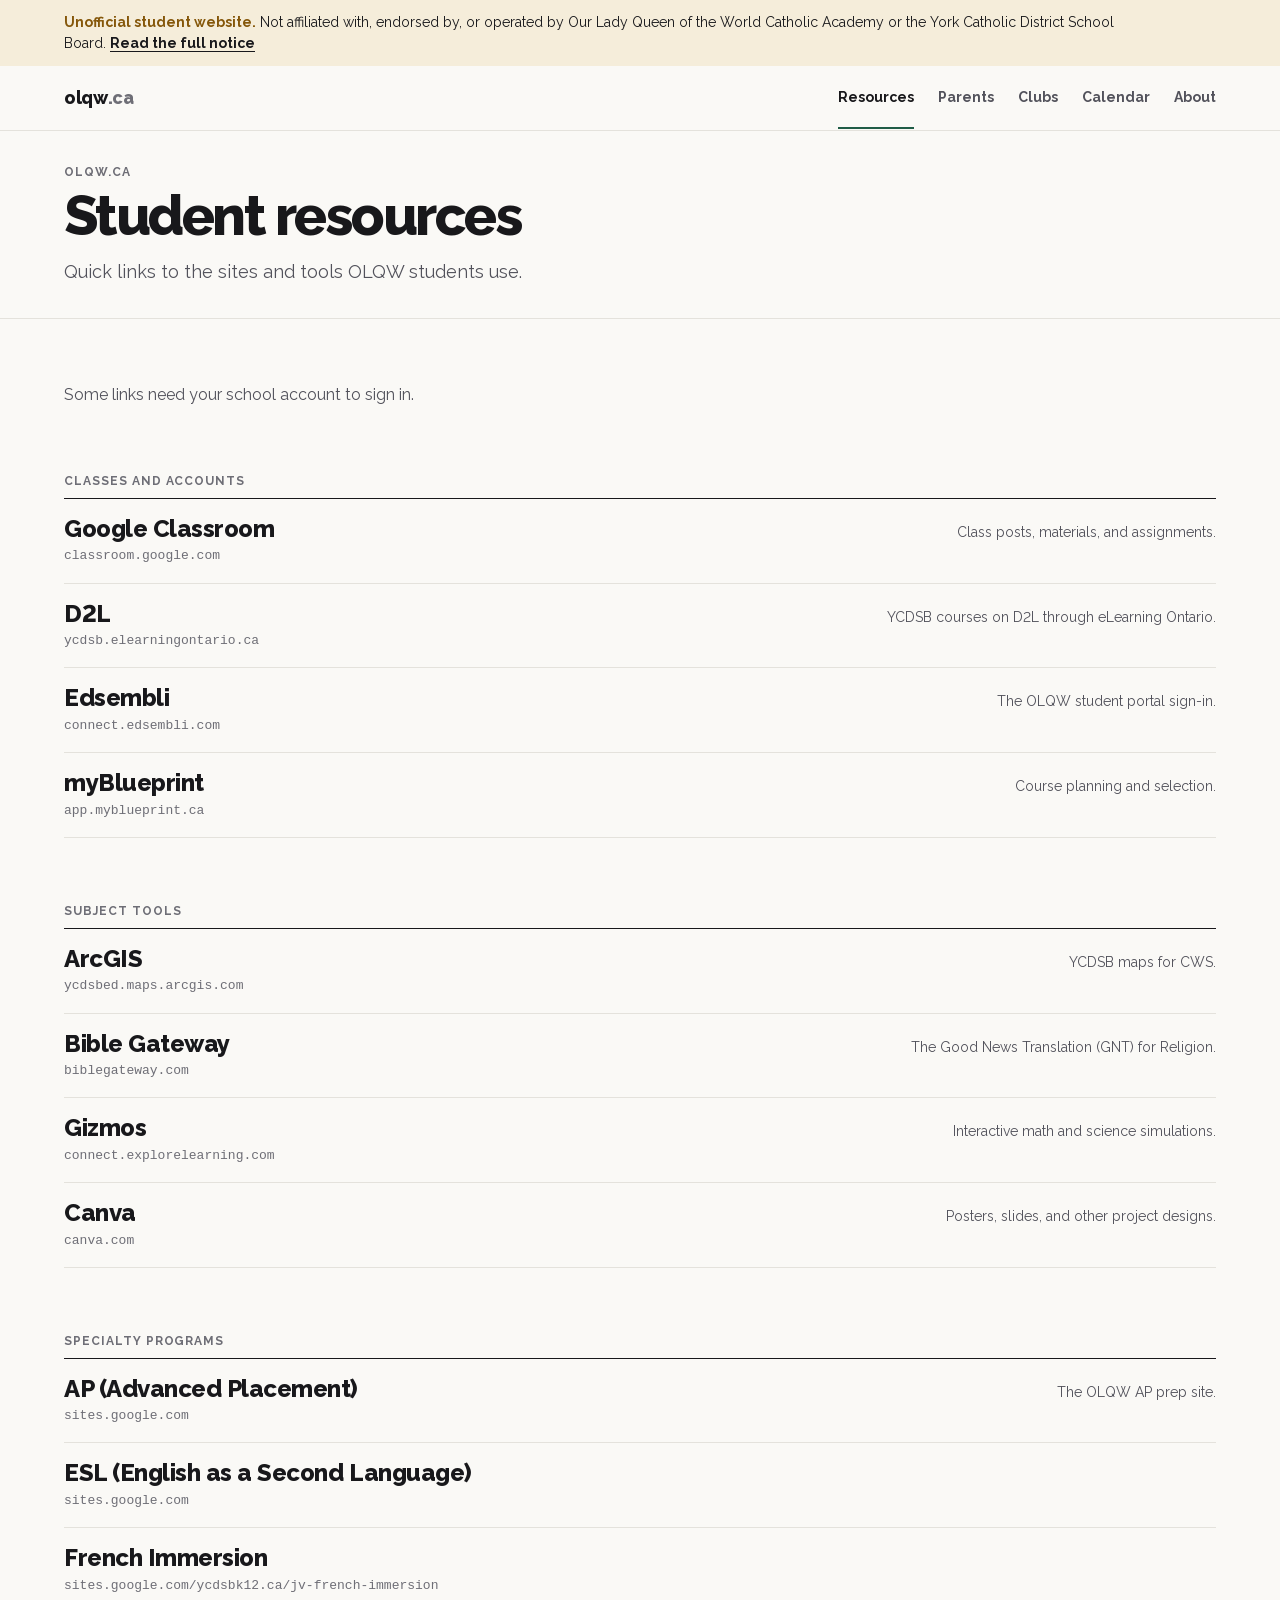
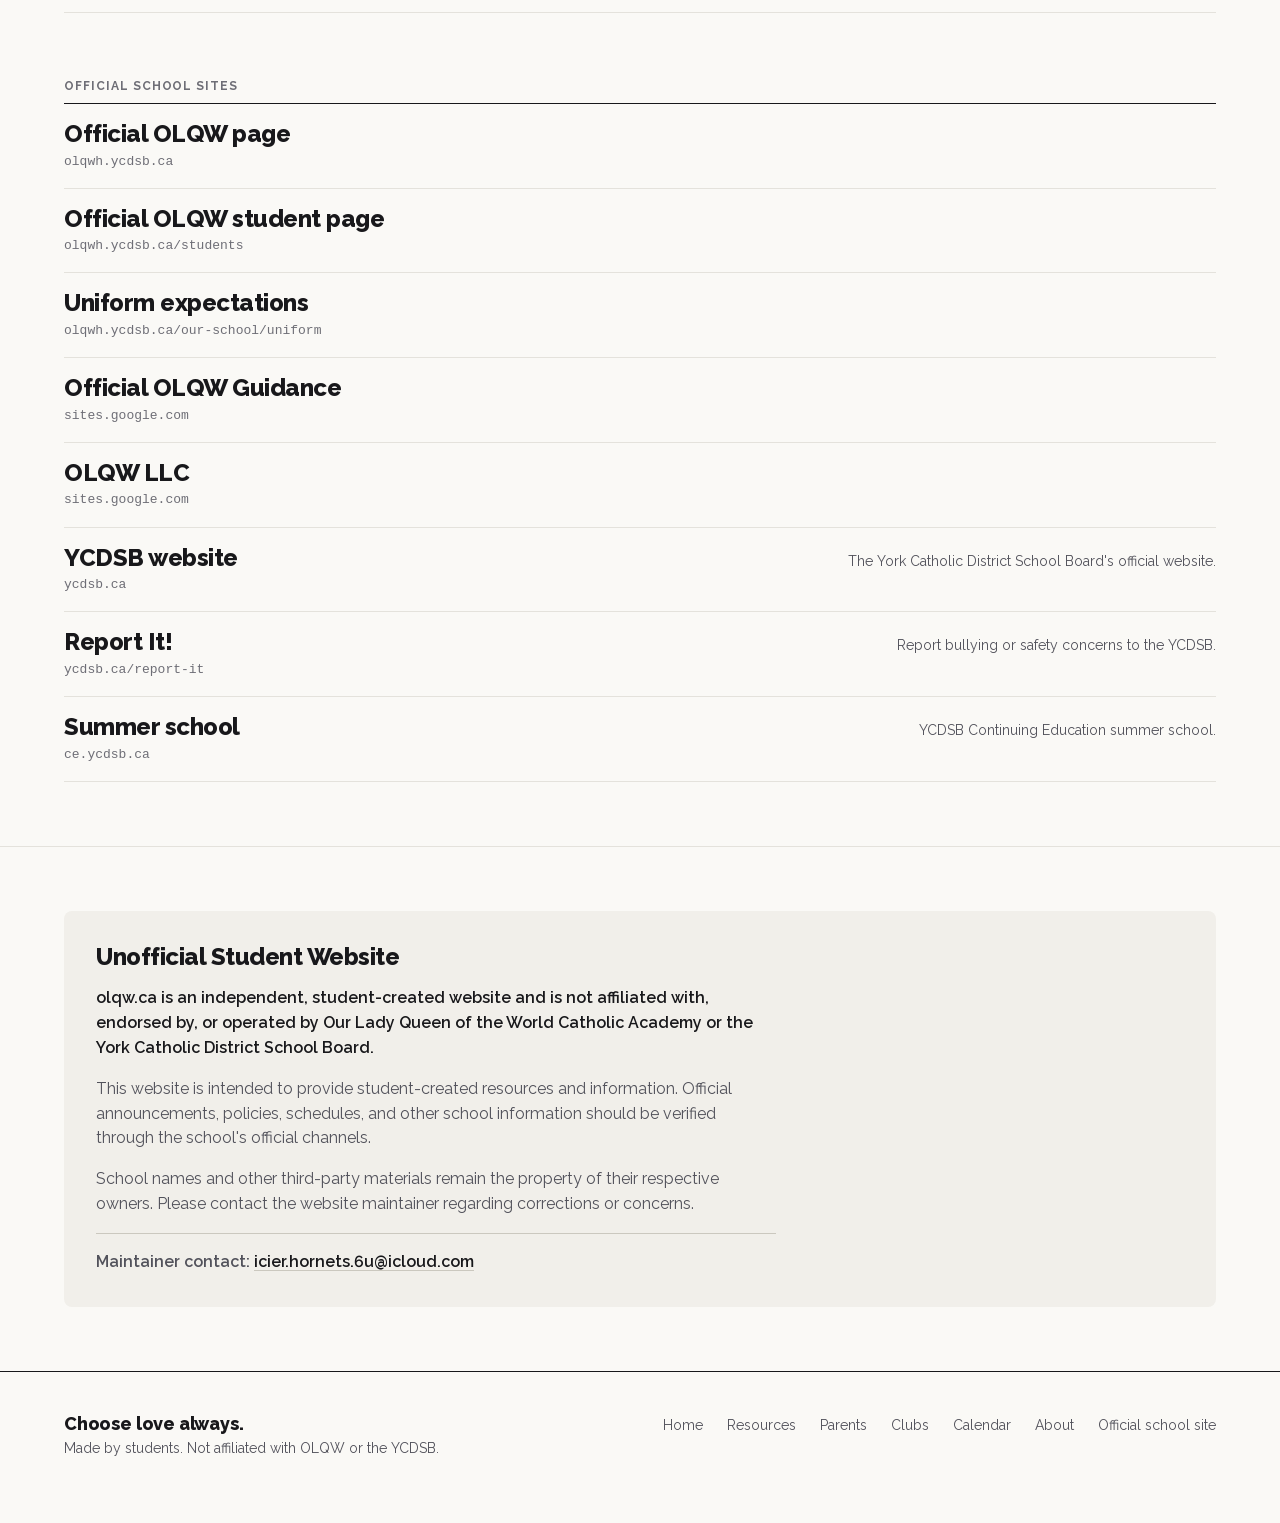
<file: resources.html>
<!doctype html>
<html lang="en-CA">
<head>
  <meta charset="utf-8">
  <meta name="viewport" content="width=device-width, initial-scale=1">
  <title>Student resources · olqw.ca</title>
  <meta name="description" content="Student-made resources for Our Lady Queen of the World Catholic Academy. Unofficial.">
  <meta name="theme-color" content="#F5EDDA">
  <link rel="icon" href="data:,">
  <link rel="preload" href="assets/fonts/raleway-latin.woff2" as="font" type="font/woff2" crossorigin>
  <link rel="stylesheet" href="assets/styles.css">
</head>
<body>
  <a class="skip" href="#main">Skip to content</a>

  <aside class="notice" aria-label="Unofficial website notice">
    <div class="wrap">
      <p><strong>Unofficial student website.</strong> Not affiliated with, endorsed by, or operated by Our Lady Queen of the World Catholic Academy or the York Catholic District School Board. <a href="#disclaimer">Read the full notice</a></p>
    </div>
  </aside>

  <header class="site-header">
    <div class="wrap">
      <a class="wordmark" href="index.html">olqw<span>.ca</span></a>
      <nav class="site-nav" aria-label="Main">
        <ul>
          <li><a href="resources.html" aria-current="page">Resources</a></li>
          <li><a href="parents.html">Parents</a></li>
          <li><a href="clubs.html">Clubs</a></li>
          <li><a href="calendar.html">Calendar</a></li>
          <li><a href="about.html">About</a></li>
        </ul>
      </nav>
    </div>
  </header>

  <main id="main">
    <div class="band">
      <div class="wrap">
        <p class="band-kicker">olqw.ca</p>
        <h1>Student resources</h1>
        <p class="lede">Quick links to the sites and tools OLQW students use.</p>
      </div>
    </div>

    <section class="section">
      <div class="wrap res">
        <p class="res-note">Some links need your school account to sign in.</p>

        <section class="res-group" aria-labelledby="res-classes-and-accounts">
          <h2 class="section-title" id="res-classes-and-accounts">Classes and accounts</h2>
          <ul class="options options--compact">
            <li>
              <a class="option" href="https://classroom.google.com" target="_blank" rel="noopener">
                <span class="option-main">
                  <span class="option-title">Google Classroom</span>
                  <span class="option-host">classroom.google.com<span class="visually-hidden"> (opens in a new tab)</span></span>
                </span>
                <span class="option-note">Class posts, materials, and assignments.</span>
              </a>
            </li>
            <li>
              <a class="option" href="https://ycdsb.elearningontario.ca/d2l/home" target="_blank" rel="noopener">
                <span class="option-main">
                  <span class="option-title">D2L</span>
                  <span class="option-host">ycdsb.elearningontario.ca<span class="visually-hidden"> (opens in a new tab)</span></span>
                </span>
                <span class="option-note">YCDSB courses on D2L through eLearning Ontario.</span>
              </a>
            </li>
            <li>
              <a class="option" href="https://connect.edsembli.com/ON/YCDSB/OLQW/Portal/viewer/login/login.aspx?LoginType=S" target="_blank" rel="noopener">
                <span class="option-main">
                  <span class="option-title">Edsembli</span>
                  <span class="option-host">connect.edsembli.com<span class="visually-hidden"> (opens in a new tab)</span></span>
                </span>
                <span class="option-note">The OLQW student portal sign-in.</span>
              </a>
            </li>
            <li>
              <a class="option" href="https://app.myblueprint.ca/" target="_blank" rel="noopener">
                <span class="option-main">
                  <span class="option-title">myBlueprint</span>
                  <span class="option-host">app.myblueprint.ca<span class="visually-hidden"> (opens in a new tab)</span></span>
                </span>
                <span class="option-note">Course planning and selection.</span>
              </a>
            </li>
          </ul>
        </section>

        <section class="res-group" aria-labelledby="res-subject-tools">
          <h2 class="section-title" id="res-subject-tools">Subject tools</h2>
          <ul class="options options--compact">
            <li>
              <a class="option" href="https://ycdsbed.maps.arcgis.com/home/index.html" target="_blank" rel="noopener">
                <span class="option-main">
                  <span class="option-title">ArcGIS</span>
                  <span class="option-host">ycdsbed.maps.arcgis.com<span class="visually-hidden"> (opens in a new tab)</span></span>
                </span>
                <span class="option-note">YCDSB maps for CWS.</span>
              </a>
            </li>
            <li>
              <a class="option" href="https://www.biblegateway.com/versions/Good-News-Translation-GNT-Bible/" target="_blank" rel="noopener">
                <span class="option-main">
                  <span class="option-title">Bible Gateway</span>
                  <span class="option-host">biblegateway.com<span class="visually-hidden"> (opens in a new tab)</span></span>
                </span>
                <span class="option-note">The Good News Translation (GNT) for Religion.</span>
              </a>
            </li>
            <li>
              <a class="option" href="https://connect.explorelearning.com/sso/api/v3/lti/sso" target="_blank" rel="noopener">
                <span class="option-main">
                  <span class="option-title">Gizmos</span>
                  <span class="option-host">connect.explorelearning.com<span class="visually-hidden"> (opens in a new tab)</span></span>
                </span>
                <span class="option-note">Interactive math and science simulations.</span>
              </a>
            </li>
            <li>
              <a class="option" href="https://www.canva.com/" target="_blank" rel="noopener">
                <span class="option-main">
                  <span class="option-title">Canva</span>
                  <span class="option-host">canva.com<span class="visually-hidden"> (opens in a new tab)</span></span>
                </span>
                <span class="option-note">Posters, slides, and other project designs.</span>
              </a>
            </li>
          </ul>
        </section>

        <section class="res-group" aria-labelledby="res-specialty-programs">
          <h2 class="section-title" id="res-specialty-programs">Specialty programs</h2>
          <ul class="options options--compact">
            <li>
              <a class="option" href="https://sites.google.com/view/olqwca-ap-prep/home" target="_blank" rel="noopener">
                <span class="option-main">
                  <span class="option-title">AP (Advanced Placement)</span>
                  <span class="option-host">sites.google.com<span class="visually-hidden"> (opens in a new tab)</span></span>
                </span>
                <span class="option-note">The OLQW AP prep site.</span>
              </a>
            </li>
            <li>
              <a class="option" href="https://sites.google.com/ycdsbk12.ca/esl-department/" target="_blank" rel="noopener">
                <span class="option-main">
                  <span class="option-title">ESL (English as a Second Language)</span>
                  <span class="option-host">sites.google.com<span class="visually-hidden"> (opens in a new tab)</span></span>
                </span>
              </a>
            </li>
            <li>
              <a class="option" href="https://sites.google.com/ycdsbk12.ca/jv-french-immersion" target="_blank" rel="noopener">
                <span class="option-main">
                  <span class="option-title">French Immersion</span>
                  <span class="option-host">sites.google.com/ycdsbk12.ca/jv-french-immersion<span class="visually-hidden"> (opens in a new tab)</span></span>
                </span>
              </a>
            </li>
          </ul>
        </section>

        <section class="res-group" aria-labelledby="res-official-school-sites">
          <h2 class="section-title" id="res-official-school-sites">Official school sites</h2>
          <ul class="options options--compact">
            <li>
              <a class="option" href="https://olqwh.ycdsb.ca" target="_blank" rel="noopener">
                <span class="option-main">
                  <span class="option-title">Official OLQW page</span>
                  <span class="option-host">olqwh.ycdsb.ca<span class="visually-hidden"> (opens in a new tab)</span></span>
                </span>
              </a>
            </li>
            <li>
              <a class="option" href="https://olqwh.ycdsb.ca/students/" target="_blank" rel="noopener">
                <span class="option-main">
                  <span class="option-title">Official OLQW student page</span>
                  <span class="option-host">olqwh.ycdsb.ca/students<span class="visually-hidden"> (opens in a new tab)</span></span>
                </span>
              </a>
            </li>
            <li>
              <a class="option" href="https://olqwh.ycdsb.ca/our-school/uniform/" target="_blank" rel="noopener">
                <span class="option-main">
                  <span class="option-title">Uniform expectations</span>
                  <span class="option-host">olqwh.ycdsb.ca/our-school/uniform<span class="visually-hidden"> (opens in a new tab)</span></span>
                </span>
              </a>
            </li>
            <li>
              <a class="option" href="https://sites.google.com/ycdsbk12.ca/olqwguidance" target="_blank" rel="noopener">
                <span class="option-main">
                  <span class="option-title">Official OLQW Guidance</span>
                  <span class="option-host">sites.google.com<span class="visually-hidden"> (opens in a new tab)</span></span>
                </span>
              </a>
            </li>
            <li>
              <a class="option" href="https://sites.google.com/ycdsbk12.ca/olqwca-llc" target="_blank" rel="noopener">
                <span class="option-main">
                  <span class="option-title">OLQW LLC</span>
                  <span class="option-host">sites.google.com<span class="visually-hidden"> (opens in a new tab)</span></span>
                </span>
              </a>
            </li>
            <li>
              <a class="option" href="https://www.ycdsb.ca" target="_blank" rel="noopener">
                <span class="option-main">
                  <span class="option-title">YCDSB website</span>
                  <span class="option-host">ycdsb.ca<span class="visually-hidden"> (opens in a new tab)</span></span>
                </span>
                <span class="option-note">The York Catholic District School Board's official website.</span>
              </a>
            </li>
            <li>
              <a class="option" href="https://www.ycdsb.ca/report-it/" target="_blank" rel="noopener">
                <span class="option-main">
                  <span class="option-title">Report It!</span>
                  <span class="option-host">ycdsb.ca/report-it<span class="visually-hidden"> (opens in a new tab)</span></span>
                </span>
                <span class="option-note">Report bullying or safety concerns to the YCDSB.</span>
              </a>
            </li>
            <li>
              <a class="option" href="https://ce.ycdsb.ca/summer-school/" target="_blank" rel="noopener">
                <span class="option-main">
                  <span class="option-title">Summer school</span>
                  <span class="option-host">ce.ycdsb.ca<span class="visually-hidden"> (opens in a new tab)</span></span>
                </span>
                <span class="option-note">YCDSB Continuing Education summer school.</span>
              </a>
            </li>
          </ul>
        </section>
      </div>
    </section>

    <section class="disclaimer" id="disclaimer" aria-labelledby="disclaimer-title">
      <div class="wrap">
        <div class="disclaimer-panel">
          <h2 id="disclaimer-title">Unofficial Student Website</h2>
          <p>olqw.ca is an independent, student-created website and is not affiliated with, endorsed by, or operated by Our Lady Queen of the World Catholic Academy or the York Catholic District School Board.</p>
          <p>This website is intended to provide student-created resources and information. Official announcements, policies, schedules, and other school information should be verified through the school's official channels.</p>
          <p>School names and other third-party materials remain the property of their respective owners. Please contact the website maintainer regarding corrections or concerns.</p>
          <p class="disclaimer-contact">Maintainer contact: <a href="mailto:icier.hornets.6u@icloud.com">icier.hornets.6u@icloud.com</a></p>
        </div>
      </div>
    </section>
  </main>

  <footer class="site-footer">
    <div class="wrap">
      <div>
        <p class="footer-motto">Choose love always.</p>
        <p class="footer-meta">Made by students. Not affiliated with OLQW or the YCDSB.</p>
      </div>
      <ul class="footer-links">
        <li><a href="index.html">Home</a></li>
        <li><a href="resources.html">Resources</a></li>
        <li><a href="parents.html">Parents</a></li>
        <li><a href="clubs.html">Clubs</a></li>
        <li><a href="calendar.html">Calendar</a></li>
        <li><a href="about.html">About</a></li>
        <li><a href="https://olqwh.ycdsb.ca" target="_blank" rel="noopener">Official school site</a></li>
      </ul>
    </div>
  </footer>
</body>
</html>
</file>
<file: assets/styles.css>
/* olqw.ca: unofficial student website
   Style: Student Hub v2. Warm neutral ground, one accent (primary actions and
   current state), no shadows, no nested surfaces, 8px spacing grid. */

@font-face {
  font-family: "Raleway";
  font-style: normal;
  font-weight: 100 900;
  font-display: swap;
  src: url("fonts/raleway-latin.woff2") format("woff2");
  unicode-range: U+0000-00FF, U+0131, U+0152-0153, U+02BB-02BC, U+02C6, U+02DA, U+02DC, U+0304, U+0308, U+0329, U+2000-206F, U+20AC, U+2122, U+2191, U+2193, U+2212, U+2215, U+FEFF, U+FFFD;
}

@font-face {
  font-family: "Raleway";
  font-style: normal;
  font-weight: 100 900;
  font-display: swap;
  src: url("fonts/raleway-latin-ext.woff2") format("woff2");
  unicode-range: U+0100-02BA, U+02BD-02C5, U+02C7-02CC, U+02CE-02D7, U+02DD-02FF, U+0304, U+0308, U+0329, U+1D00-1DBF, U+1E00-1E9F, U+1EF2-1EFF, U+2020, U+20A0-20AB, U+20AD-20C4, U+2113, U+2C60-2C7F, U+A720-A7FF;
}

:root {
  color-scheme: light;

  /* Neutrals */
  --paper: #faf9f6;
  --paper-2: #f1efea;
  --ink: #18181b;
  --ink-2: #52525b;
  --ink-3: #6e6e76;
  --line: #e4e2dc;
  --line-strong: #cbc8bf;

  /* The one accent: primary actions, current state */
  --accent: #1f5c46;
  --accent-hover: #164433;
  --accent-tint: #e5eee9;

  /* Status: functional feedback only, never decoration */
  --warning: #85570a;
  --warning-tint: #f5edda;

  /* Type */
  --font: "Raleway", ui-sans-serif, system-ui, -apple-system, "Segoe UI", Roboto, sans-serif;
  --font-mono: ui-monospace, "SF Mono", Menlo, Consolas, monospace;
  --text-xs: 0.75rem;
  --text-sm: 0.875rem;
  --text-base: 1rem;
  --text-lg: 1.125rem;
  --text-xl: 1.5rem;
  --text-2xl: clamp(2rem, 1.6rem + 1.6vw, 2.5rem);
  --text-3xl: clamp(3rem, 7vw, 5.5rem);

  /* Space (8px grid) */
  --gutter: clamp(1rem, 4vw, 1.5rem);
  --space-2xs: 4px;
  --space-xs: 8px;
  --space-sm: 16px;
  --space-md: 24px;
  --space-lg: 32px;
  --space-xl: clamp(48px, 4vw + 24px, 64px);

  --radius-sm: 4px;
  --radius-md: 6px;
  --radius: 8px;
  --measure: 68ch;
  --page: 75rem;

  /* Motion */
  --ease-out: cubic-bezier(0.25, 1, 0.5, 1);
  --ease-out-expo: cubic-bezier(0.16, 1, 0.3, 1);

  /* Layers */
  --z-skip: 100;
}

*,
*::before,
*::after {
  box-sizing: border-box;
}

html {
  -webkit-text-size-adjust: 100%;
  text-size-adjust: 100%;
}

body {
  margin: 0;
  min-height: 100vh;
  display: flex;
  flex-direction: column;
  background: var(--paper);
  color: var(--ink);
  font-family: var(--font);
  font-size: var(--text-base);
  line-height: 1.55;
  font-optical-sizing: auto;
  font-variant-numeric: lining-nums; /* Raleway defaults to old-style figures */
  -webkit-font-smoothing: antialiased;
}

main {
  flex: 1;
}

h1,
h2,
h3 {
  margin: 0;
  line-height: 1.15;
  font-weight: 800;
  letter-spacing: -0.02em;
  text-wrap: balance;
}

p {
  margin: 0;
  text-wrap: pretty;
}

a {
  color: var(--ink);
  text-decoration: underline;
  text-decoration-color: var(--line-strong);
  text-decoration-thickness: 1px;
  text-underline-offset: 3px;
}

a:hover {
  color: var(--accent);
  text-decoration-color: currentColor;
}

:focus-visible {
  outline: 2px solid var(--accent);
  outline-offset: 2px;
}

.wrap {
  width: 100%;
  max-width: var(--page);
  margin-inline: auto;
  padding-inline: var(--gutter);
}

.visually-hidden {
  position: absolute;
  width: 1px;
  height: 1px;
  margin: -1px;
  padding: 0;
  overflow: hidden;
  clip-path: inset(50%);
  white-space: nowrap;
  border: 0;
}

/* Small uppercase label, used for list and panel headings */
.section-title,
.sched-head h3,
.today-up h3,
.next-kicker,
.band-kicker {
  color: var(--ink-3);
  font-size: var(--text-xs);
  font-weight: 700;
  line-height: 1.5;
  letter-spacing: 0.08em;
  text-transform: uppercase;
}

/* Skip link */

.skip {
  position: absolute;
  left: var(--gutter);
  top: var(--space-xs);
  z-index: var(--z-skip);
  padding: var(--space-xs) var(--space-sm);
  background: var(--ink);
  color: var(--paper);
  border-radius: var(--radius-md);
  font-weight: 700;
  text-decoration: none;
  transform: translateY(-200%);
}

.skip:focus {
  transform: none;
  color: var(--paper);
}

/* Unofficial notice */

.notice {
  background: var(--warning-tint);
  color: var(--ink);
}

.notice .wrap {
  padding-block: 12px;
}

.notice p {
  max-width: none;
  font-size: var(--text-sm);
  line-height: 1.5;
}

.notice strong {
  color: var(--warning);
  font-weight: 700;
}

.notice a {
  color: var(--ink);
  font-weight: 700;
  text-decoration-color: currentColor;
  white-space: nowrap;
}

.notice a:hover {
  color: var(--warning);
}

/* Header */

.site-header {
  background: var(--paper);
  border-bottom: 1px solid var(--line);
}

.site-header .wrap {
  display: flex;
  flex-wrap: wrap;
  align-items: center;
  column-gap: var(--space-lg);
  min-height: 64px;
}

.wordmark {
  display: inline-flex;
  align-items: center;
  min-height: 44px;
  font-size: var(--text-lg);
  font-weight: 800;
  letter-spacing: -0.02em;
  color: var(--ink);
  text-decoration: none;
}

.wordmark:hover {
  color: var(--ink);
}

.wordmark span {
  color: var(--ink-3);
}

.site-nav {
  margin-left: auto;
}

.site-nav ul {
  display: flex;
  flex-wrap: wrap;
  gap: var(--space-md);
  margin: 0;
  padding: 0;
  list-style: none;
}

.site-nav a {
  display: inline-flex;
  align-items: center;
  padding: 20px 0 18px;
  border-bottom: 2px solid transparent;
  color: var(--ink-2);
  font-size: var(--text-sm);
  font-weight: 700;
  text-decoration: none;
}

.site-nav a:hover {
  color: var(--ink);
}

.site-nav a[aria-current="page"] {
  color: var(--ink);
  border-bottom-color: var(--accent);
}

@media (max-width: 40rem) {
  .site-header .wrap {
    padding-top: var(--space-2xs);
  }

  .site-nav {
    flex-basis: 100%;
    margin-left: 0;
  }

  .site-nav ul {
    gap: var(--space-md);
  }

  .site-nav a {
    padding-block: 10px 8px;
  }
}

/* Hero (home): one compact strip, name on the left, motto on the right */

.hero .wrap {
  display: grid;
  gap: var(--space-sm) var(--space-lg);
  padding-block: var(--space-lg);
}

.hero-school {
  font-size: var(--text-xl);
  letter-spacing: -0.02em;
}

.hero-place {
  margin-top: var(--space-2xs);
  color: var(--ink-2);
  font-size: var(--text-sm);
}

.motto {
  margin: 0;
  font-size: var(--text-2xl);
  font-weight: 800;
  line-height: 1;
  letter-spacing: -0.035em;
}

.motto-line > span {
  display: inline-block;
  animation: rise 900ms var(--ease-out-expo) both;
}

.motto-line:nth-child(2) > span {
  animation-delay: 90ms;
}

.motto-line:nth-child(3) > span {
  animation-delay: 180ms;
}

.motto-love {
  color: var(--accent);
}

@keyframes rise {
  from {
    transform: translateY(0.28em);
  }
  to {
    transform: none;
  }
}

@media (min-width: 48rem) {
  .hero .wrap {
    grid-template-columns: minmax(0, 1fr) auto;
    align-items: end;
  }

  .motto {
    text-align: right;
  }
}

/* Home: today panel (sidebar on computers, above the links on phones) */

.home-grid {
  display: grid;
  gap: var(--space-xl);
  align-items: start;
}

.today:not([hidden]) {
  display: grid;
  gap: var(--space-lg);
}

/* The calendar link in "Where to?" covers this on phones. */
.today-up {
  display: none;
}

@media (min-width: 64rem) {
  .home-grid {
    grid-template-columns: minmax(0, 1fr) 22rem;
  }

  .home-main {
    grid-column: 1;
    grid-row: 1;
  }

  .today {
    grid-column: 2;
    grid-row: 1;
  }

  .today-up {
    display: block;
  }
}

.today-card {
  padding: var(--space-md);
  border: 1px solid var(--line);
  border-radius: var(--radius);
}

.today-top {
  display: grid;
  gap: var(--space-2xs);
}

.today-row {
  display: flex;
  justify-content: space-between;
  gap: var(--space-sm);
  margin-bottom: var(--space-xs);
  color: var(--ink-2);
  font-size: var(--text-sm);
  font-weight: 700;
}

.today-clock {
  font-variant-numeric: lining-nums tabular-nums;
}

.today-kicker {
  color: var(--accent);
  font-size: var(--text-xs);
  font-weight: 700;
  letter-spacing: 0.08em;
  text-transform: uppercase;
}

.today-title {
  font-size: 2rem;
  font-weight: 800;
  line-height: 1;
  letter-spacing: -0.035em;
  text-wrap: balance;
}

.today-sub {
  font-size: var(--text-sm);
  font-weight: 700;
}

.today-meta {
  color: var(--ink-2);
  font-size: var(--text-sm);
}

.today-bar {
  height: 4px;
  margin-top: var(--space-xs);
  overflow: hidden;
  border-radius: 2px;
  background: var(--line);
}

.today-bar span {
  display: block;
  height: 100%;
  background: var(--accent);
  transform-origin: left center;
  transition: transform 600ms var(--ease-out);
}

.today-sched {
  margin-top: var(--space-md);
}

.sched-head {
  display: flex;
  align-items: center;
  gap: var(--space-xs);
  min-height: 44px;
  list-style: none;
  cursor: pointer;
}

.sched-head::-webkit-details-marker {
  display: none;
}

.sched-head h3 {
  flex: 1;
}

.week-pill {
  padding: 2px var(--space-xs);
  border-radius: var(--radius-sm);
  background: var(--paper-2);
  color: var(--ink-2);
  font-size: var(--text-xs);
  font-weight: 700;
  line-height: 1.5;
  white-space: nowrap;
}

.sched-toggle,
.cal-past-hint {
  display: inline-flex;
  align-items: center;
  min-height: 32px;
  padding: 0 var(--space-xs);
  border: 1px solid var(--line-strong);
  border-radius: var(--radius-md);
  color: var(--ink);
  font-size: var(--text-xs);
  font-weight: 700;
  letter-spacing: 0;
  text-transform: none;
  transition: border-color 120ms;
}

.sched-head:hover .sched-toggle,
.cal-past summary:hover .cal-past-hint {
  border-color: var(--ink);
}

.today-sched .when-open,
.today-sched[open] .when-closed,
.cal-past .when-open,
.cal-past[open] .when-closed {
  display: none;
}

.today-sched[open] .when-open,
.cal-past[open] .when-open {
  display: inline;
}

.today-sched[open] .sched-head {
  margin-bottom: var(--space-2xs);
}

.bells {
  margin: 0;
  padding: 0;
  list-style: none;
}

.bell {
  display: grid;
  grid-template-columns: 6.25rem minmax(0, 1fr);
  column-gap: var(--space-sm);
  align-items: baseline;
  padding-block: var(--space-xs);
  border-top: 1px solid var(--line);
  font-size: var(--text-sm);
}

.bell-time {
  color: var(--ink-2);
  font-variant-numeric: lining-nums tabular-nums;
}

.bell-name {
  font-weight: 600;
}

.bell--warning .bell-name {
  color: var(--ink-3);
  font-weight: 500;
}

.bell.is-done,
.bell.is-done .bell-time {
  color: var(--ink-3);
}

.bell.is-done .bell-name {
  font-weight: 500;
}

.bell.is-now .bell-name {
  font-weight: 800;
}

.bell.is-now .bell-time {
  color: var(--accent);
  font-weight: 700;
}

.lunches {
  display: grid;
  grid-column: 2;
  gap: 2px;
  margin: var(--space-2xs) 0 0;
  padding: 0;
  list-style: none;
  color: var(--ink-2);
  font-size: var(--text-xs);
}

.lunches li {
  display: flex;
  justify-content: space-between;
  gap: var(--space-xs);
  font-variant-numeric: lining-nums tabular-nums;
}

.lunches li.is-now {
  color: var(--accent);
  font-weight: 700;
}

.lunches li.is-done {
  color: var(--ink-3);
}

.today-up h3 {
  margin-bottom: var(--space-xs);
}

.up-list {
  margin: 0;
  padding: 0;
  list-style: none;
}

.up-list li {
  display: grid;
  gap: 2px;
  padding-block: var(--space-sm);
  border-top: 1px solid var(--line);
}

.up-list li:last-child {
  border-bottom: 1px solid var(--line);
}

.up-when {
  color: var(--accent);
  font-size: var(--text-xs);
  font-weight: 700;
  letter-spacing: 0.08em;
  text-transform: uppercase;
}

.up-name {
  display: flex;
  flex-wrap: wrap;
  align-items: center;
  gap: var(--space-2xs) var(--space-xs);
  font-weight: 700;
}

.up-date,
.up-none {
  color: var(--ink-2);
  font-size: var(--text-sm);
}

.up-more {
  display: inline-flex;
  align-items: center;
  min-height: 44px;
  font-size: var(--text-sm);
  font-weight: 700;
}

/* Page band (subpages) */

.band .wrap {
  padding-block: var(--space-lg);
}

.band h1 {
  margin-top: var(--space-xs);
  font-size: clamp(2.25rem, 1.6rem + 2.6vw, 3.5rem);
  line-height: 0.95;
  letter-spacing: -0.045em;
}

.band p.lede {
  max-width: 48ch;
  margin-top: var(--space-sm);
  color: var(--ink-2);
  font-size: var(--text-lg);
}

/* Sections */

.section {
  padding-block: var(--space-xl);
  border-top: 1px solid var(--line);
}

.section-title {
  margin-bottom: var(--space-xs);
}

/* Options list (home) */

.options {
  margin: 0;
  padding: 0;
  list-style: none;
  border-top: 1px solid var(--ink);
}

.options li {
  border-bottom: 1px solid var(--line);
}

.option {
  display: grid;
  grid-template-columns: 1fr;
  gap: var(--space-2xs);
  padding: var(--space-md) 12px;
  margin-inline: -12px;
  color: var(--ink);
  text-decoration: none;
  border-radius: var(--radius-md);
  transition: background-color 120ms;
}

.option:hover {
  background: var(--paper-2);
  color: var(--ink);
}

.option-title {
  font-size: var(--text-2xl);
  font-weight: 800;
  line-height: 1;
  letter-spacing: -0.035em;
  transition: transform 420ms var(--ease-out-expo), color 120ms;
}

.option:hover .option-title,
.option:focus-visible .option-title {
  color: var(--accent);
  transform: translateX(4px);
}

.option-note {
  color: var(--ink-2);
  font-size: var(--text-sm);
}

.option-note strong {
  color: var(--ink);
  font-weight: 700;
}

@media (min-width: 48rem) {
  .option {
    grid-template-columns: minmax(0, 1.4fr) minmax(0, 1fr);
    align-items: baseline;
    gap: var(--space-md);
  }

  .option-note {
    text-align: right;
  }

  /* Home list: size the note column to its text so notes stay on one line */
  .options:not(.options--compact) .option {
    grid-template-columns: minmax(0, 1fr) auto;
  }
}

/* Resources */

.res {
  display: grid;
  gap: var(--space-xl);
}

.res-note {
  color: var(--ink-2);
}

.option-main {
  display: grid;
  gap: var(--space-2xs);
}

.option-host {
  color: var(--ink-3);
  font-family: var(--font-mono);
  font-size: 0.8125rem;
  overflow-wrap: anywhere;
}

.options--compact .option {
  padding-block: var(--space-sm);
}

.options--compact .option-title {
  font-size: var(--text-xl);
  letter-spacing: -0.02em;
  line-height: 1.15;
}

/* Empty state (subpages) */

.empty {
  display: grid;
  gap: var(--space-xs);
  justify-items: start;
  max-width: 40rem;
  padding: var(--space-md);
  border: 1px solid var(--line);
  border-radius: var(--radius);
}

.empty h2 {
  font-size: var(--text-xl);
}

.empty p {
  color: var(--ink-2);
  max-width: var(--measure);
}

.button {
  display: inline-flex;
  align-items: center;
  min-height: 44px;
  margin-top: var(--space-xs);
  padding: 0 var(--space-sm);
  border-radius: var(--radius-md);
  background: var(--accent);
  color: var(--paper);
  font-size: var(--text-sm);
  font-weight: 700;
  text-decoration: none;
  transition: background-color 120ms;
}

.button:hover {
  background: var(--accent-hover);
  color: var(--paper);
}

/* Prose (about) */

.prose {
  display: grid;
  gap: var(--space-sm);
  max-width: var(--measure);
}

.prose h2 {
  margin-top: var(--space-md);
  font-size: var(--text-xl);
}

.prose h2:first-child {
  margin-top: 0;
}

/* Disclaimer */

.disclaimer {
  padding-block: var(--space-xl);
  border-top: 1px solid var(--line);
}

.disclaimer-panel {
  display: grid;
  gap: var(--space-sm);
  padding: clamp(var(--space-md), 3vw, var(--space-lg));
  background: var(--paper-2);
  border-radius: var(--radius);
}

.disclaimer-panel h2 {
  font-size: var(--text-xl);
}

.disclaimer-panel p {
  max-width: var(--measure);
  color: var(--ink-2);
}

.disclaimer-panel p:first-of-type {
  color: var(--ink);
  font-weight: 600;
}

.disclaimer-contact {
  padding-top: var(--space-sm);
  border-top: 1px solid var(--line-strong);
  font-weight: 600;
}

.disclaimer-contact a {
  overflow-wrap: anywhere;
}

/* Footer */

.site-footer {
  border-top: 1px solid var(--ink);
  color: var(--ink-2);
  font-size: var(--text-sm);
}

.site-footer .wrap {
  display: flex;
  flex-wrap: wrap;
  justify-content: space-between;
  align-items: baseline;
  gap: var(--space-sm) var(--space-lg);
  padding-block: var(--space-lg) var(--space-xl);
}

.footer-motto {
  color: var(--ink);
  font-size: var(--text-lg);
  font-weight: 800;
  letter-spacing: -0.01em;
}

.footer-links {
  display: flex;
  flex-wrap: wrap;
  gap: 0 var(--space-md);
  margin: 0;
  padding: 0;
  list-style: none;
}

.footer-links a {
  display: inline-flex;
  align-items: center;
  min-height: 44px;
  color: var(--ink-2);
  text-decoration: none;
}

.footer-links a:hover {
  color: var(--ink);
  text-decoration: underline;
}

/* Calendar */

.cal {
  display: grid;
  gap: var(--space-xl);
}

.cal-month h2,
.cal-month h3 {
  margin-bottom: var(--space-sm);
  font-size: var(--text-xl);
}

.cal-live .cal-month h3 {
  font-size: var(--text-lg);
}

.cal-live .cal {
  gap: var(--space-lg);
}

.cal-list {
  margin: 0;
  padding: 0;
  list-style: none;
  border-top: 1px solid var(--ink);
}

.cal-item {
  display: grid;
  grid-template-columns: minmax(6.75rem, 9rem) minmax(0, 1fr);
  align-items: baseline;
  gap: var(--space-md);
  padding-block: var(--space-sm);
  border-bottom: 1px solid var(--line);
}

.cal-date {
  font-weight: 700;
  line-height: 1.3;
  font-variant-numeric: lining-nums tabular-nums;
}

.cal-day {
  display: block;
  color: var(--ink-3);
  font-size: var(--text-sm);
  font-weight: 500;
}

.cal-what {
  display: flex;
  flex-wrap: wrap;
  align-items: baseline;
  gap: var(--space-xs) var(--space-sm);
}

.cal-name {
  font-size: var(--text-lg);
  font-weight: 700;
  line-height: 1.25;
}

/* Tags: functional metadata only */
.cal-tag {
  display: inline-flex;
  align-items: center;
  padding: 2px var(--space-xs);
  border-radius: var(--radius-sm);
  background: var(--paper-2);
  color: var(--ink-2);
  font-size: var(--text-xs);
  font-weight: 700;
  line-height: 1.5;
  white-space: nowrap;
}

.cal-tag--off {
  background: var(--accent-tint);
  color: var(--accent);
}

.cal-tag--exam {
  background: var(--warning-tint);
  color: var(--warning);
}

@media (min-width: 48rem) {
  .cal-item {
    grid-template-columns: 12rem minmax(0, 1fr);
  }
}

/* Live calendar */

.next {
  display: grid;
  gap: var(--space-sm);
}

@media (min-width: 48rem) {
  .next {
    grid-template-columns: minmax(0, 1.5fr) minmax(0, 1fr);
    gap: var(--space-md);
  }
}

.next-card {
  display: grid;
  align-content: start;
  gap: var(--space-xs);
  padding: var(--space-md);
  border: 1px solid var(--line);
  border-radius: var(--radius);
}

.next-card--lead {
  border-color: var(--ink);
}

.next-when {
  font-size: var(--text-2xl);
  font-weight: 800;
  line-height: 1;
  letter-spacing: -0.035em;
  text-wrap: balance;
}

.next-card:not(.next-card--lead) .next-when {
  font-size: var(--text-xl);
  letter-spacing: -0.02em;
}

.next-name {
  margin-top: var(--space-xs);
  font-size: var(--text-lg);
  font-weight: 700;
  line-height: 1.25;
}

.next-date {
  display: flex;
  flex-wrap: wrap;
  align-items: center;
  gap: var(--space-xs) var(--space-sm);
  color: var(--ink-2);
  font-size: var(--text-sm);
}

/* Month grid */

.month-layout {
  display: grid;
  gap: var(--space-lg);
  align-items: start;
}

@media (min-width: 64rem) {
  .month-layout {
    grid-template-columns: minmax(0, 1fr) 19rem;
  }

  .day-panel {
    position: sticky;
    top: var(--space-md);
    margin-top: 4.25rem;
  }
}

.month-head {
  display: flex;
  flex-wrap: wrap;
  align-items: center;
  justify-content: space-between;
  gap: var(--space-sm) var(--space-md);
  margin-bottom: var(--space-md);
}

.month-head h2 {
  font-size: var(--text-2xl);
  line-height: 1;
  letter-spacing: -0.035em;
}

.month-nav {
  display: flex;
  flex-wrap: wrap;
  gap: var(--space-xs);
}

.pill-btn {
  display: inline-flex;
  align-items: center;
  min-height: 44px;
  padding: 0 var(--space-sm);
  border: 1px solid var(--line-strong);
  border-radius: var(--radius-md);
  background: transparent;
  color: var(--ink);
  font: inherit;
  font-size: var(--text-sm);
  font-weight: 700;
  cursor: pointer;
  transition: border-color 120ms;
}

.pill-btn:hover:not(:disabled) {
  border-color: var(--ink);
}

.pill-btn--icon {
  justify-content: center;
  width: 44px;
  padding: 0;
}

.pill-btn--icon svg {
  display: block;
}

/* Gap between "Today" and the previous / next pair */
.pill-btn--icon[data-nav="today"] {
  margin-right: var(--space-xs);
}

.pill-btn:disabled {
  opacity: 0.4;
  cursor: not-allowed;
}

.month-grid {
  width: calc(100% + 6px);
  margin-inline: -3px;
  table-layout: fixed;
  border-collapse: separate;
  border-spacing: 3px;
}

.month-grid th {
  padding-bottom: var(--space-2xs);
  color: var(--ink-3);
  font-size: var(--text-xs);
  font-weight: 700;
  letter-spacing: 0.08em;
  text-transform: uppercase;
  text-align: center;
}

.month-grid td {
  padding: 0;
  vertical-align: top;
}

.day {
  position: relative;
  display: flex;
  flex-direction: column;
  align-items: center;
  justify-content: center;
  width: 100%;
  aspect-ratio: 1;
  padding: 2px;
  overflow: hidden;
  border: 1px solid var(--line);
  border-radius: var(--radius-md);
  background: var(--paper);
  color: var(--ink);
  font: inherit;
  text-align: left;
  cursor: pointer;
  transition: border-color 120ms;
}

.day:hover {
  border-color: var(--ink);
}

.day-num {
  display: grid;
  place-items: center;
  width: 1.85em;
  height: 1.85em;
  border-radius: 999px;
  font-size: var(--text-sm);
  font-weight: 700;
  font-variant-numeric: lining-nums tabular-nums;
}

.day-label {
  display: none;
}

.day.is-off {
  background: var(--accent-tint);
  border-color: transparent;
}

.day.is-exam {
  background: var(--warning-tint);
  border-color: transparent;
}

.day.has-event::after {
  content: "";
  position: absolute;
  left: 0;
  right: 0;
  bottom: 0;
  height: 3px;
  background: var(--accent);
}

.day.is-past {
  color: var(--ink-3);
}

.day.is-past.is-off,
.day.is-past.is-exam {
  background: var(--paper-2);
}

.day.is-past.has-event::after {
  background: var(--line-strong);
}

.day.is-today .day-num {
  background: var(--ink);
  color: var(--paper);
}

.day[aria-pressed="true"] {
  border-color: var(--ink);
  box-shadow: inset 0 0 0 1px var(--ink);
}

@media (min-width: 48rem) {
  .month-grid {
    width: calc(100% + 8px);
    margin-inline: -4px;
    border-spacing: 4px;
  }

  .month-grid th {
    text-align: left;
    padding-left: var(--space-xs);
  }

  .day {
    aspect-ratio: auto;
    min-height: 6.25rem;
    align-items: stretch;
    justify-content: flex-start;
    gap: var(--space-2xs);
    padding: 6px 6px 10px;
  }

  .day-num {
    font-size: var(--text-base);
  }

  .day-label {
    display: block;
    padding-inline: var(--space-2xs);
    overflow: hidden;
    font-size: var(--text-xs);
    font-weight: 600;
    line-height: 1.25;
    display: -webkit-box;
    -webkit-box-orient: vertical;
    -webkit-line-clamp: 2;
    line-clamp: 2;
    overflow-wrap: anywhere;
  }
}

/* Week rail: a slim column of Week 1 / Week 2 markers beside each row */

.month-grid .wk {
  width: 1.5rem;
  padding: 0;
  text-align: center;
}

.month-grid tbody .wk {
  position: relative;
  vertical-align: middle;
}

.month-grid tbody .wk::before {
  content: "";
  position: absolute;
  inset: 4px auto 4px 50%;
  width: 2px;
  margin-left: -1px;
  border-radius: 2px;
  background: var(--line);
}

.month-grid tbody .wk--2::before {
  background: var(--accent-tint);
}

.wk-pill {
  position: relative;
  display: inline-grid;
  place-items: center;
  width: 1.375rem;
  height: 1.375rem;
  border-radius: 999px;
  background: var(--paper-2);
  box-shadow: 0 0 0 3px var(--paper);
  color: var(--ink-2);
  font-size: var(--text-xs);
  font-weight: 800;
  letter-spacing: 0;
  font-variant-numeric: lining-nums tabular-nums;
}

.wk--2 .wk-pill {
  background: var(--accent-tint);
  color: var(--accent);
}

.wk.is-current .wk-pill {
  background: var(--ink);
  color: var(--paper);
}

@media (min-width: 48rem) {
  .month-grid .wk {
    width: 2rem;
  }

  .month-grid thead .wk {
    padding-left: 0;
    text-align: center;
  }
}

.month-grid tbody.swap-next {
  animation: swap-next 360ms var(--ease-out-expo);
}

.month-grid tbody.swap-prev {
  animation: swap-prev 360ms var(--ease-out-expo);
}

@keyframes swap-next {
  from {
    opacity: 0.4;
    transform: translateX(12px);
  }
}

@keyframes swap-prev {
  from {
    opacity: 0.4;
    transform: translateX(-12px);
  }
}

.legend {
  display: flex;
  flex-wrap: wrap;
  gap: var(--space-xs) var(--space-md);
  margin: var(--space-sm) 0 0;
  padding: 0;
  list-style: none;
  color: var(--ink-2);
  font-size: var(--text-sm);
}

.legend li {
  display: inline-flex;
  align-items: center;
  gap: 6px;
}

.swatch {
  display: inline-block;
  width: 0.875rem;
  height: 0.875rem;
  border-radius: var(--radius-sm);
  border: 1px solid var(--line);
}

.swatch--off {
  background: var(--accent-tint);
  border-color: transparent;
}

.swatch--exam {
  background: var(--warning-tint);
  border-color: transparent;
}

.swatch--event {
  background: linear-gradient(to top, var(--accent) 0 3px, var(--paper) 3px);
}

.swatch--today {
  background: var(--ink);
  border-color: var(--ink);
  border-radius: 999px;
}

/* Selected day */

.day-panel {
  display: grid;
  gap: var(--space-xs);
  padding: var(--space-md);
  border: 1px solid var(--line);
  border-radius: var(--radius);
}

.day-rel {
  color: var(--accent);
  font-size: var(--text-xs);
  font-weight: 700;
  letter-spacing: 0.08em;
  text-transform: uppercase;
}

.day-title {
  font-size: var(--text-xl);
}

.day-events {
  display: grid;
  gap: var(--space-sm);
  margin: var(--space-xs) 0 0;
  padding: 0;
  list-style: none;
}

.day-events li {
  display: flex;
  flex-wrap: wrap;
  align-items: center;
  gap: var(--space-2xs) var(--space-xs);
}

.day-ev-name {
  font-weight: 700;
}

.day-ev-range {
  flex-basis: 100%;
  color: var(--ink-3);
  font-size: var(--text-sm);
}

.day-empty {
  color: var(--ink-2);
}

/* Calendar file download */

.ics {
  display: grid;
  gap: var(--space-md);
  padding: var(--space-md);
  border: 1px solid var(--line);
  border-radius: var(--radius);
}

.ics-copy {
  display: grid;
  gap: var(--space-xs);
}

.ics-copy h2 {
  font-size: var(--text-xl);
}

.ics-copy p {
  color: var(--ink-2);
  max-width: var(--measure);
}

.ics-act {
  display: grid;
  gap: var(--space-sm);
  justify-items: start;
}

.ics-ack {
  display: flex;
  gap: var(--space-sm);
  align-items: flex-start;
  width: 100%;
  padding: var(--space-sm);
  border-radius: var(--radius-md);
  background: var(--warning-tint);
  font-size: var(--text-sm);
  line-height: 1.5;
  cursor: pointer;
}

.ics-ack input {
  flex: none;
  width: 1.25rem;
  height: 1.25rem;
  margin: 1px 0 0;
  accent-color: var(--accent);
  cursor: pointer;
}

.ics-ack strong {
  color: var(--warning);
}

.ics .button {
  margin-top: 0;
  border: 0;
  font: inherit;
  font-size: var(--text-sm);
  font-weight: 700;
  cursor: pointer;
}

.ics .button:disabled {
  background: var(--line);
  color: var(--ink-3);
  cursor: not-allowed;
}

@media (min-width: 64rem) {
  .ics {
    grid-template-columns: minmax(0, 1fr) minmax(0, 1fr);
    align-items: center;
    gap: var(--space-lg);
  }
}

/* Upcoming and past lists */

.list-title {
  margin-bottom: var(--space-md);
  font-size: var(--text-2xl);
  line-height: 1;
  letter-spacing: -0.035em;
}

.cal-rel {
  display: block;
  margin-top: 2px;
  color: var(--accent);
  font-size: var(--text-sm);
  font-weight: 700;
}

.cal-rel--now {
  width: fit-content;
  margin-top: var(--space-2xs);
  padding: 2px var(--space-xs);
  border-radius: var(--radius-sm);
  background: var(--accent-tint);
  font-size: var(--text-xs);
  line-height: 1.5;
}

.cal-none {
  color: var(--ink-2);
}

.cal-past {
  margin-top: var(--space-xl);
  border-top: 1px solid var(--ink);
}

.cal-past summary {
  display: flex;
  align-items: center;
  justify-content: space-between;
  gap: var(--space-md);
  min-height: 44px;
  padding-block: var(--space-md);
  font-size: var(--text-xl);
  font-weight: 800;
  letter-spacing: -0.02em;
  list-style: none;
  cursor: pointer;
}

.cal-past summary::-webkit-details-marker {
  display: none;
}

.cal-past .cal-item {
  color: var(--ink-3);
}

.cal-past .cal-name {
  font-weight: 500;
}

.cal-past .cal-rel {
  color: var(--ink-3);
  font-weight: 500;
}

.cal-past .cal-month h3 {
  color: var(--ink-3);
}

/* Reduced motion */

@media (prefers-reduced-motion: reduce) {
  *,
  *::before,
  *::after {
    animation-duration: 1ms !important;
    animation-delay: 0ms !important;
    transition-duration: 1ms !important;
  }

  .option:hover .option-title,
  .option:focus-visible .option-title {
    transform: none;
  }
}
</file>
